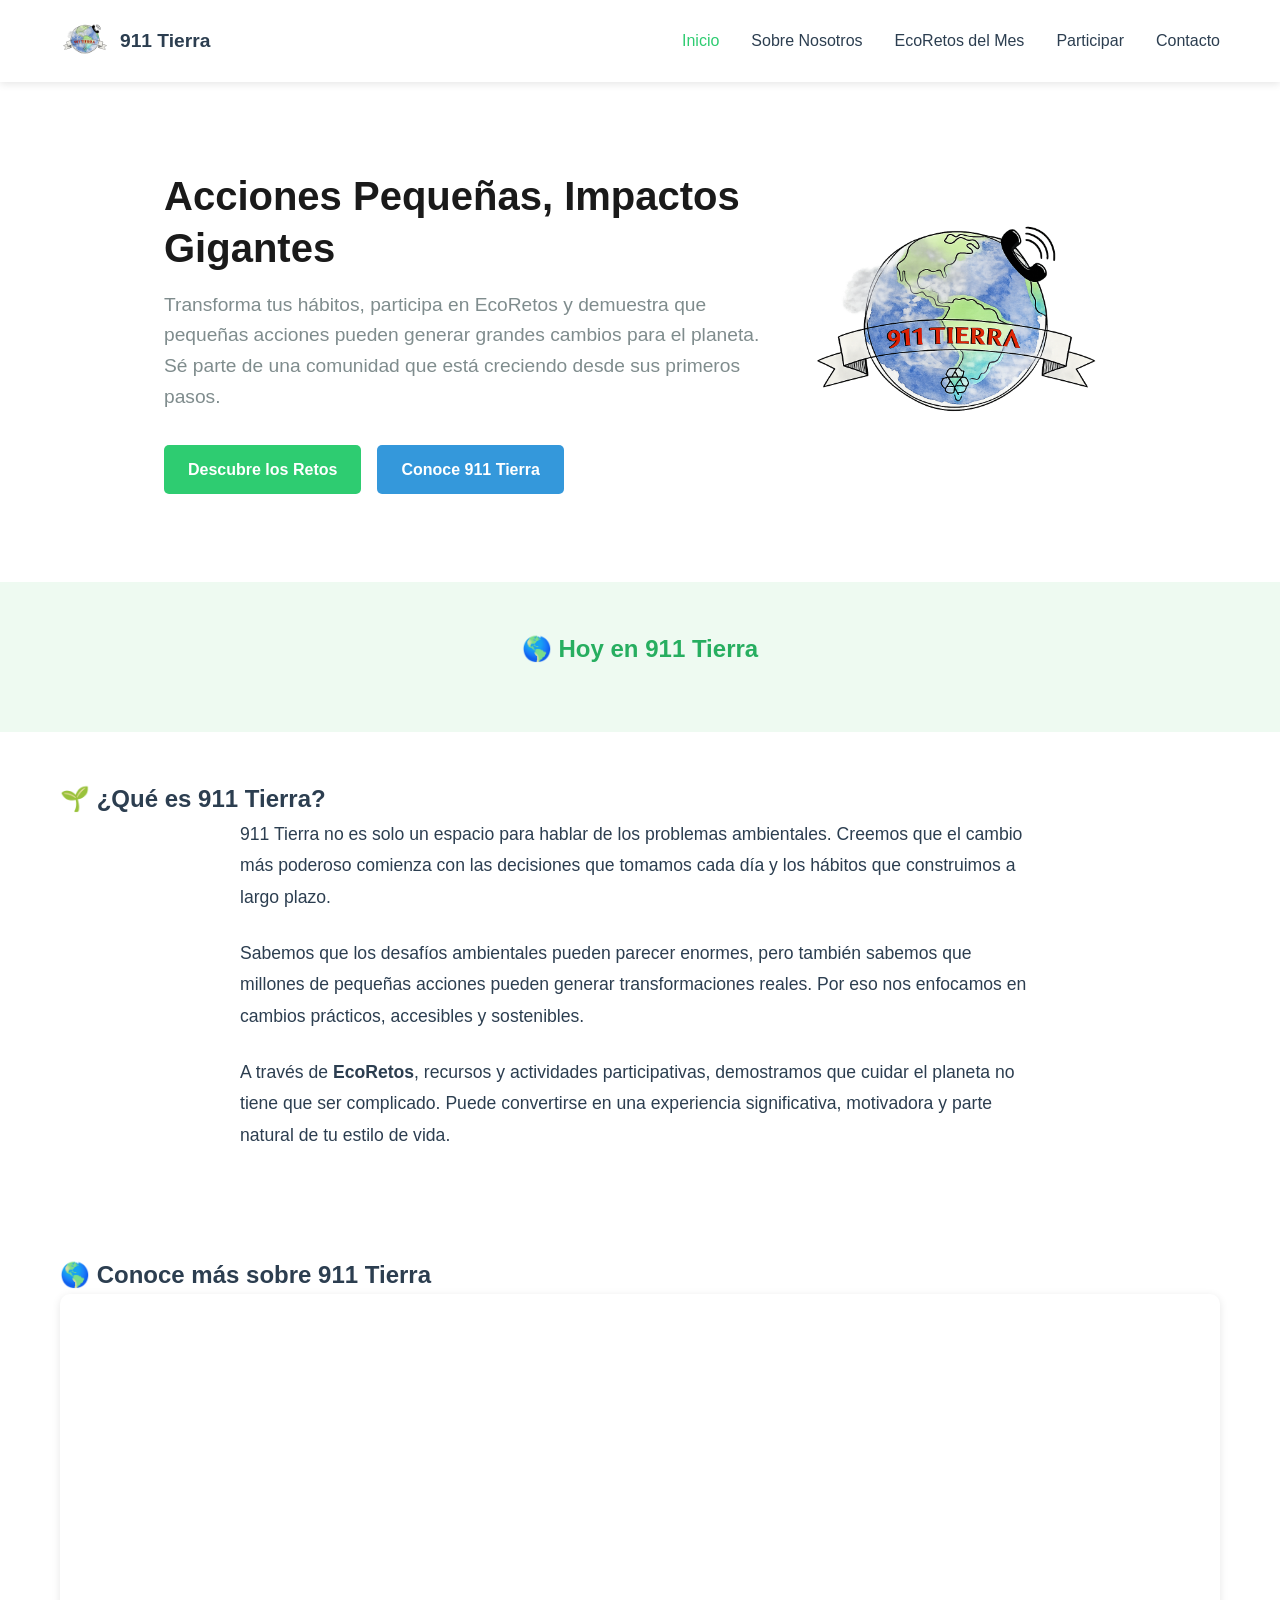
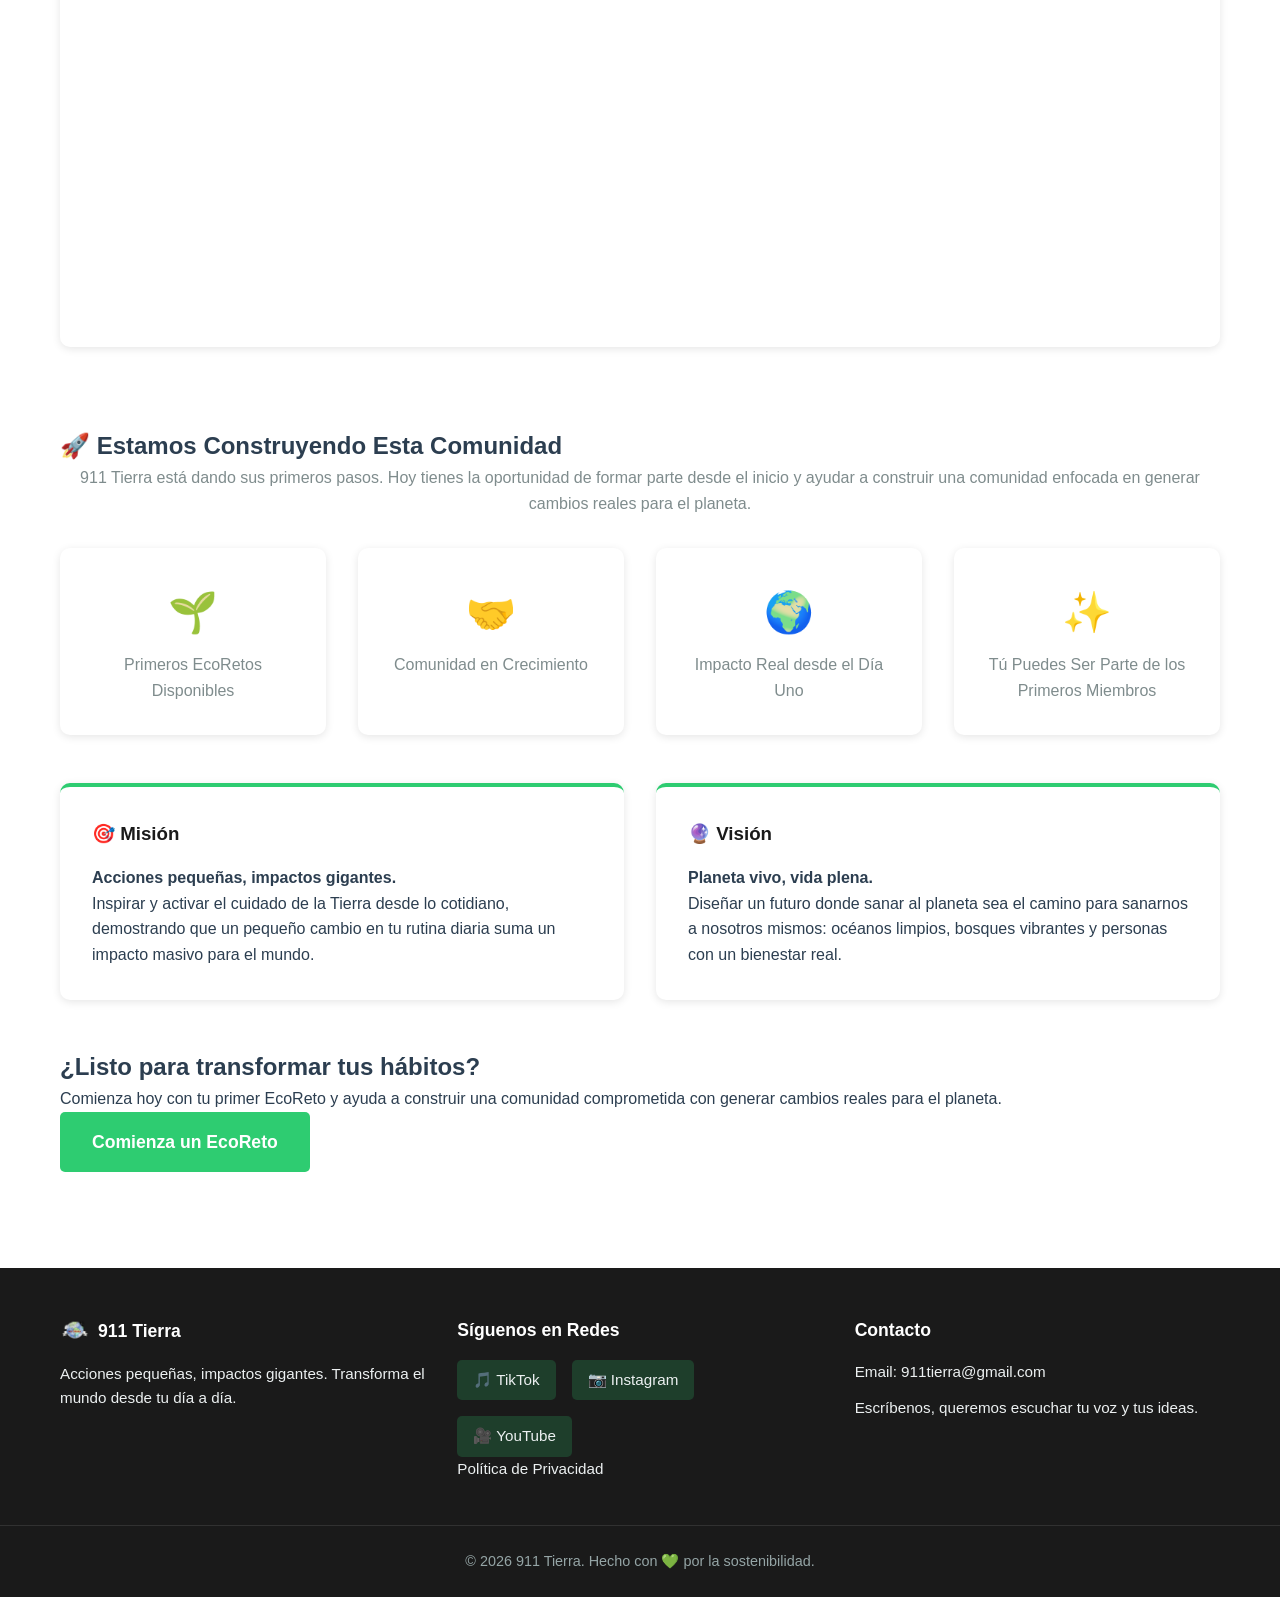
<file: index.html>
<!DOCTYPE html>
<html lang="es">
<head>
    <meta charset="UTF-8">
    <meta name="viewport" content="width=device-width, initial-scale=1.0">

    <title>911 Tierra | Acciones Pequeñas, Impactos Gigantes</title>

    <meta name="description" content="911 Tierra es una iniciativa de educación ambiental basada en EcoRetos, sostenibilidad y transformación de hábitos para generar un impacto positivo en el planeta.">

    <meta name="keywords" content="medio ambiente, sostenibilidad, ecología, reciclaje, retos ambientales, cambio climático, hábitos sostenibles, educación ambiental">

    <meta name="author" content="911 Tierra">

    <meta property="og:title" content="911 Tierra">
    <meta property="og:description" content="Acciones pequeñas, impactos gigantes.">
    <meta property="og:type" content="website">
    <meta property="og:image" content="img/favicon.png">

    <link rel="icon" href="img/favicon.png">
    <link rel="stylesheet" href="css/style.css">
    <meta name="robots" content="index, follow">
</head>
<body>
    <!-- Navbar -->
    <nav class="navbar">
        <div class="navbar-container">
            <div class="navbar-logo">
    <a href="index.html">
        <img src="img/favicon.png" alt="Logo 911 Tierra" class="logo-img">
        <span class="logo-text">911 Tierra</span>
    </a>
</div>
            <div class="menu-toggle" id="mobileMenuToggle">
                <span></span>
                <span></span>
                <span></span>
            </div>
            <ul class="navbar-menu" id="navbarMenu">
                <li><a href="index.html" class="active">Inicio</a></li>
                <li><a href="about.html">Sobre Nosotros</a></li>
                <li><a href="challenge.html">EcoRetos del Mes</a></li>
                <li><a href="repository.html">Participar</a></li>
                <li><a href="contact.html">Contacto</a></li>
            </ul>
        </div>
    </nav>

    <!-- Hero Section -->
    <section class="hero">
        <div class="hero-content">
            <h1>Acciones Pequeñas, Impactos Gigantes</h1>
     <p class="hero-subtitle">
Transforma tus hábitos, participa en EcoRetos y demuestra que pequeñas acciones pueden generar grandes cambios para el planeta. Sé parte de una comunidad que está creciendo desde sus primeros pasos.
</p>

<div class="hero-buttons">
    <a href="challenge.html" class="btn btn-primary">Descubre los Retos</a>
    <a href="about.html" class="btn btn-secondary">Conoce 911 Tierra</a>
</div>
        </div>
<div class="hero-image">
    <img src="img/favicon.png" alt="911 Tierra" class="hero-logo">
</div>
        
    </section>

    <section class="today-card">
    <div class="container">

        <h2>🌎 Hoy en 911 Tierra</h2>

        <h3 id="dia"></h3>

        <p id="dato"></p>

        <p id="consejo"></p>

    </div>
</section>

    <!-- What is 911 Tierra -->
    <section class="what-is">
        <div class="container">
            <h2>🌱 ¿Qué es 911 Tierra?</h2>
            <div class="what-is-content">
              <p>
911 Tierra no es solo un espacio para hablar de los problemas ambientales. Creemos que el cambio más poderoso comienza con las decisiones que tomamos cada día y los hábitos que construimos a largo plazo.
</p>

<p>
Sabemos que los desafíos ambientales pueden parecer enormes, pero también sabemos que millones de pequeñas acciones pueden generar transformaciones reales. Por eso nos enfocamos en cambios prácticos, accesibles y sostenibles.
</p>

<p>
A través de <strong>EcoRetos</strong>, recursos y actividades participativas, demostramos que cuidar el planeta no tiene que ser complicado. Puede convertirse en una experiencia significativa, motivadora y parte natural de tu estilo de vida.
</p>
            </div>
        </div>
    </section>

<!-- Video destacado -->
<section class="video-section">
    <div class="container">
        <h2>🌎 Conoce más sobre 911 Tierra</h2>

        <div class="short-container">
            <iframe 
                src="https://www.youtube.com/embed/ABDsfKR-LwY?rel=0"
                title="911 Tierra"
                frameborder="0"
                allow="accelerometer; autoplay; clipboard-write; encrypted-media; gyroscope; picture-in-picture"
                allowfullscreen>
            </iframe>
        </div>
    </div>
</section>
    
    <!-- Statistics Section -->
    <section class="statistics">
    <div class="container">

        <h2>🚀 Estamos Construyendo Esta Comunidad</h2>

        <p class="section-description">
            911 Tierra está dando sus primeros pasos. Hoy tienes la oportunidad de formar parte desde el inicio y ayudar a construir una comunidad enfocada en generar cambios reales para el planeta.
        </p>

        <div class="stats-grid">

            <div class="stat-card">
                <div class="stat-number">🌱</div>
                <div class="stat-label">Primeros EcoRetos Disponibles</div>
            </div>

            <div class="stat-card">
                <div class="stat-number">🤝</div>
                <div class="stat-label">Comunidad en Crecimiento</div>
            </div>

            <div class="stat-card">
                <div class="stat-number">🌍</div>
                <div class="stat-label">Impacto Real desde el Día Uno</div>
            </div>

            <div class="stat-card">
                <div class="stat-number">✨</div>
                <div class="stat-label">Tú Puedes Ser Parte de los Primeros Miembros</div>
            </div>

        </div>

    </div>
</section>
    
    <!-- Mission & Vision Highlight -->
    <section class="mission-vision">
        <div class="container">
            <div class="mission-vision-grid">
                <div class="mv-card">
                    <h3>🎯 Misión</h3>
                    <p><strong>Acciones pequeñas, impactos gigantes.</strong></p>
                    <p>Inspirar y activar el cuidado de la Tierra desde lo cotidiano, demostrando que un pequeño cambio en tu rutina diaria suma un impacto masivo para el mundo.</p>
                </div>
                <div class="mv-card">
                    <h3>🔮 Visión</h3>
                    <p><strong>Planeta vivo, vida plena.</strong></p>
                    <p>Diseñar un futuro donde sanar al planeta sea el camino para sanarnos a nosotros mismos: océanos limpios, bosques vibrantes y personas con un bienestar real.</p>
                </div>
            </div>
        </div>
    </section>

    <!-- Call to Action -->
    <section class="cta">
        <div class="container">
            <h2>¿Listo para transformar tus hábitos?</h2>
            <p>Comienza hoy con tu primer EcoReto y ayuda a construir una comunidad comprometida con generar cambios reales para el planeta.</p>
            <a href="challenge.html" class="btn btn-primary btn-large">Comienza un EcoReto</a>
        </div>
    </section>

    <!-- Footer -->
    <footer class="footer">
        <div class="footer-container">
            <div class="footer-section">
    <h4>
        <img src="img/favicon.png" alt="911 Tierra" class="footer-logo">
        911 Tierra
    </h4>
    <p>Acciones pequeñas, impactos gigantes. Transforma el mundo desde tu día a día.</p>
</div>
            <div class="footer-section">
                <h4>Síguenos en Redes</h4>
                <div class="social-links">
                    <a href="https://www.tiktok.com/@911tierra?_r=1&_t=ZS-97K6Ya0nmBo" target="_blank" title="TikTok">🎵 TikTok</a>
                    <a href="https://www.instagram.com/tierra_911?igsh=MXZwaDY0b2NueWYwaA==" target="_blank" title="Instagram">📷 Instagram</a>
                    <a href="https://youtube.com/@911tierra2?si=7yGDqjPe3lNmE2c7" target="_blank" title="YouTube">🎥 YouTube</a>
                </div>
                <p><a href="privacy.html">Política de Privacidad</a></p>
            </div>
            <div class="footer-section">
                <h4>Contacto</h4>
                <p>Email: <a href="mailto:911tierra@gmail.com">911tierra@gmail.com</a></p>
                <p>Escríbenos, queremos escuchar tu voz y tus ideas.</p>
            </div>
        </div>
        <div class="footer-bottom">
            <p>&copy; 2026 911 Tierra. Hecho con 💚 por la sostenibilidad.</p>
        </div>
    </footer>

    <script src="js/main.js"></script>
</body>
</html>
</file>
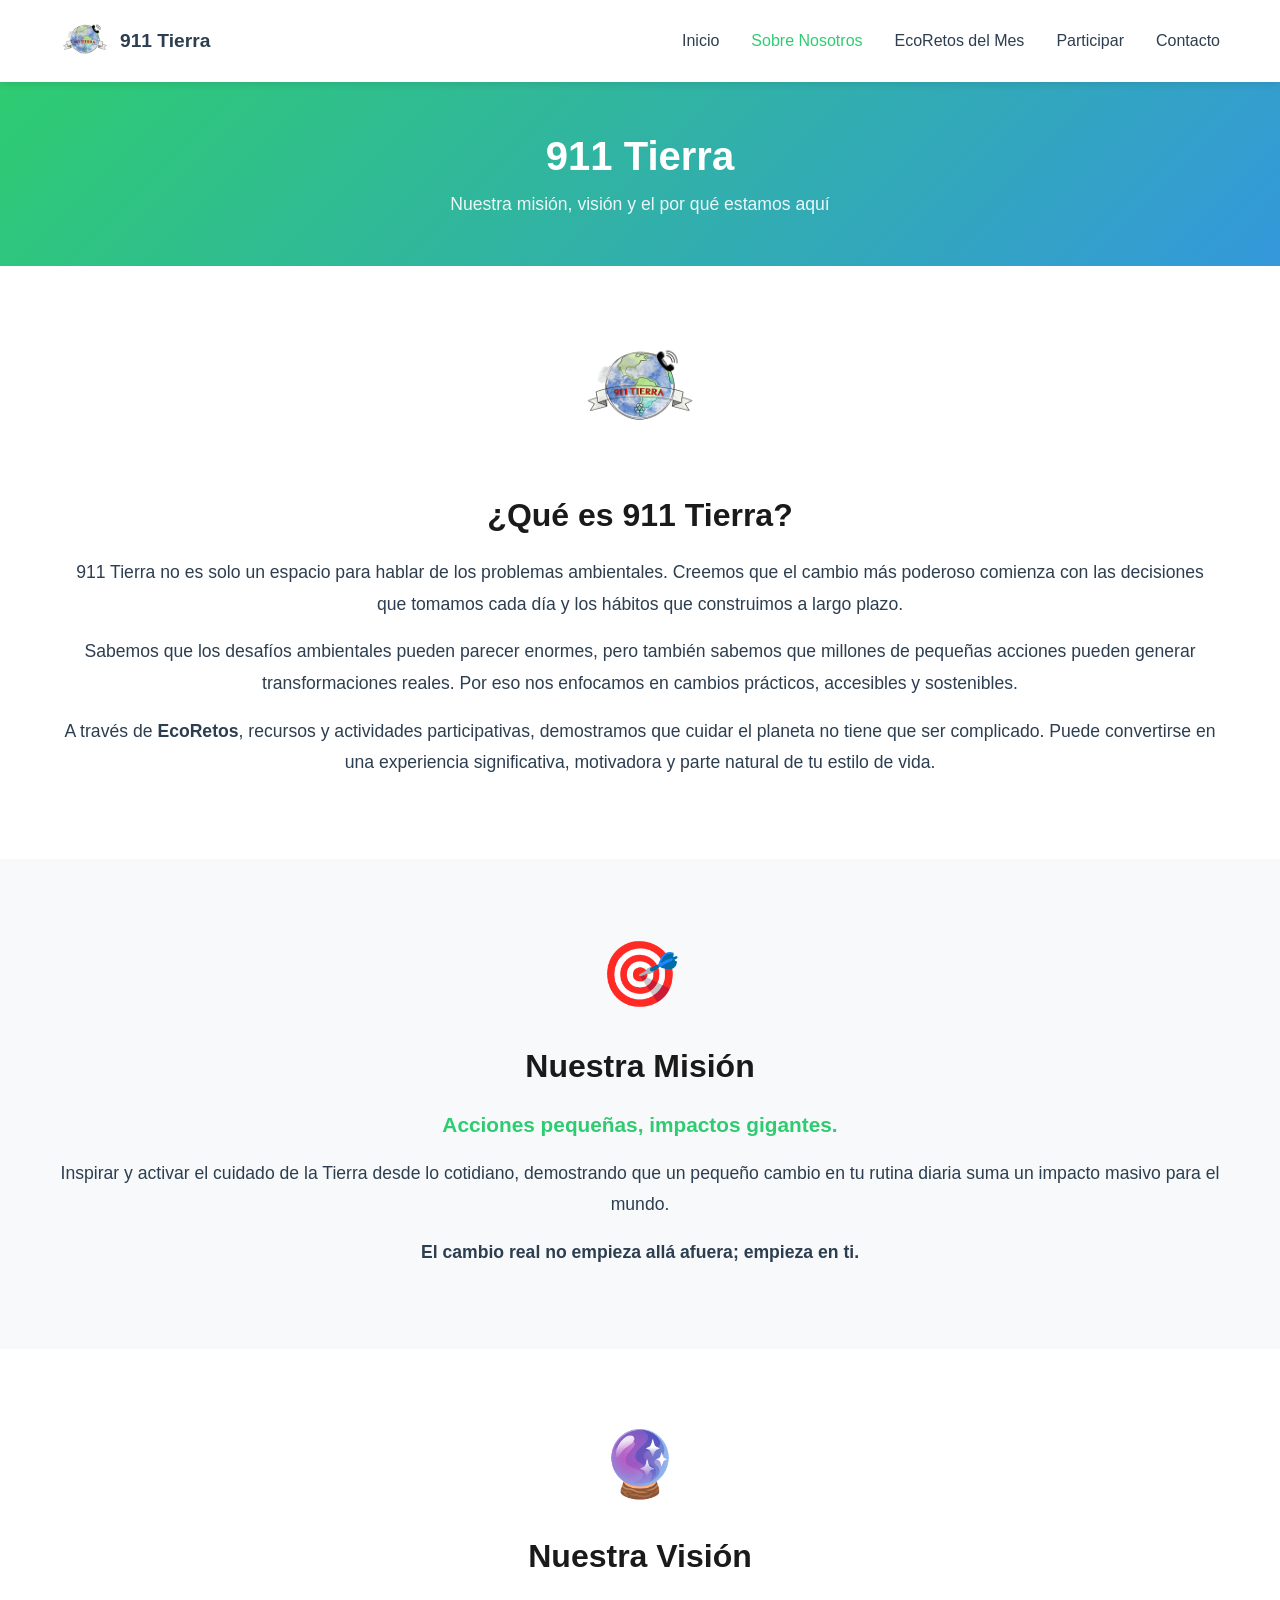
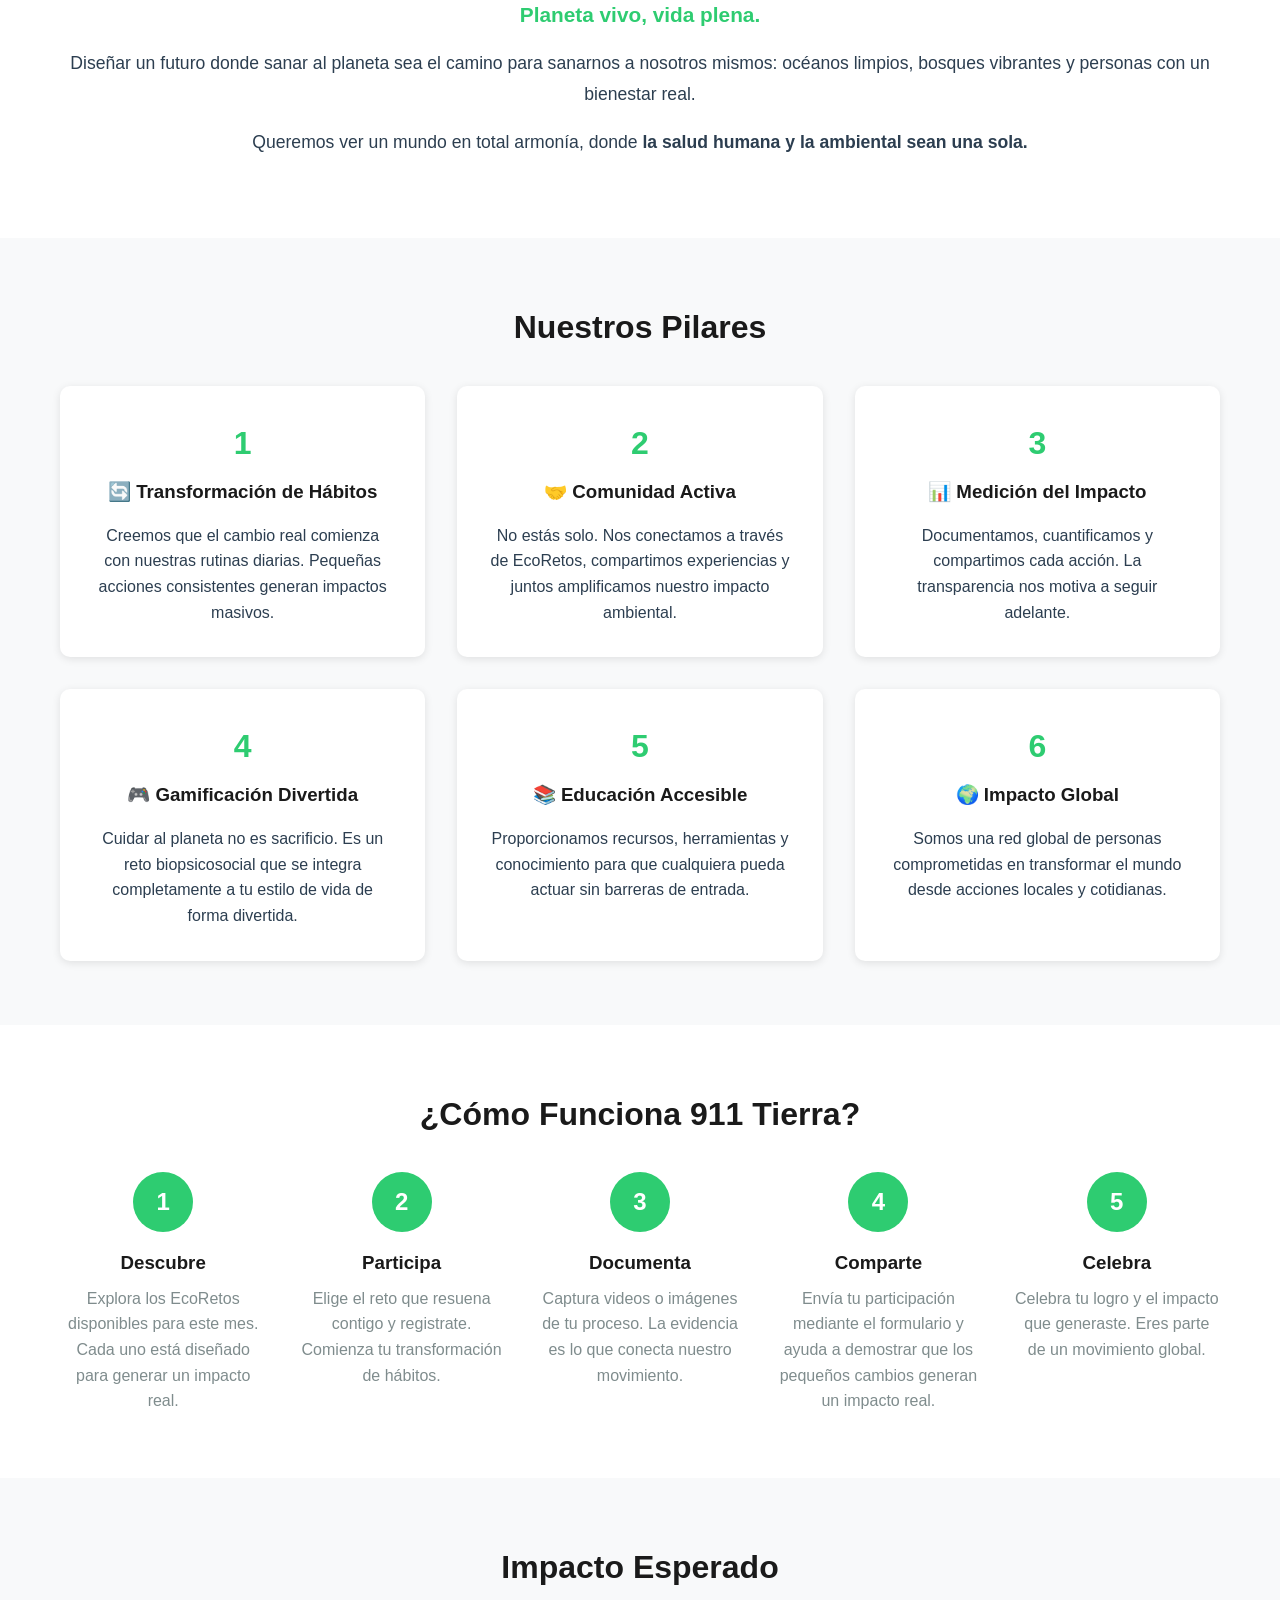
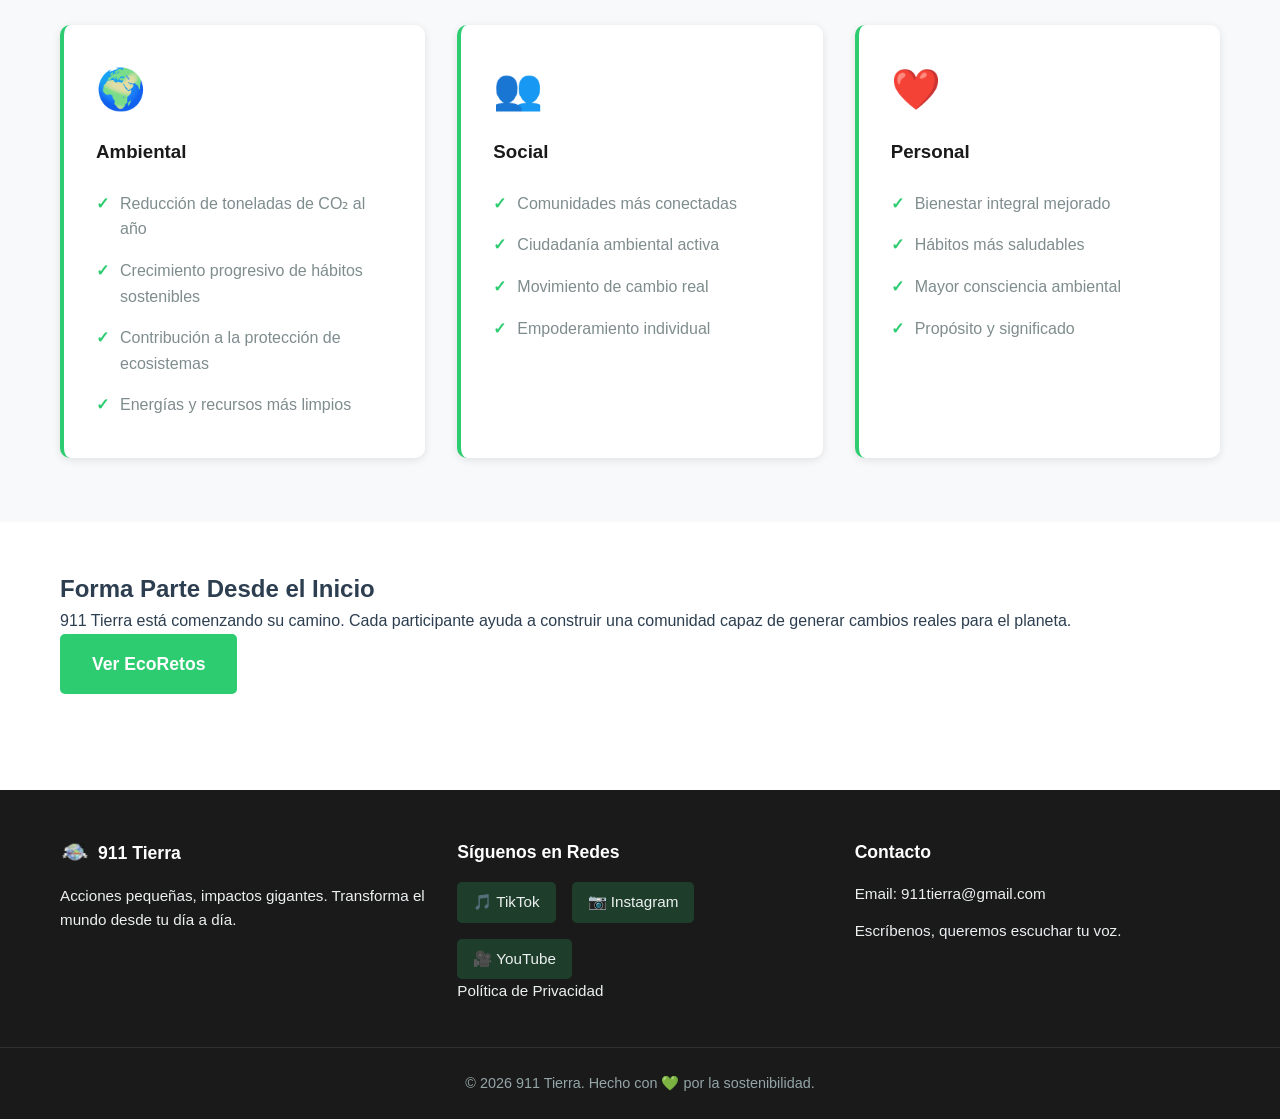
<file: about.html>
<!DOCTYPE html>
<html lang="es">
<head>
    <meta charset="UTF-8">
    <meta name="viewport" content="width=device-width, initial-scale=1.0">
<meta name="description" content="Conoce 911 Tierra, un proyecto de educación ambiental basado en EcoRetos, sostenibilidad y transformación de hábitos para generar un impacto positivo en el planeta.">
    <meta name="keywords" content="medio ambiente, sostenibilidad, retos ambientales, ecología, reciclaje, cambio climático, hábitos sostenibles">
<meta name="author" content="911 Tierra">
    <meta property="og:title" content="911 Tierra">
<meta property="og:description" content="Acciones pequeñas, impactos gigantes.">
<meta property="og:type" content="website">
<meta property="og:image" content="img/favicon.png">
    <meta name="robots" content="index, follow">
    <link rel="icon" href="img/favicon.png">
<title>Sobre 911 Tierra | Misión, Visión y EcoRetos</title>
    <link rel="stylesheet" href="css/style.css">
</head>
<body>
    <!-- Navbar -->
    <nav class="navbar">
        <div class="navbar-container">
            <div class="navbar-logo">
    <a href="index.html">
        <img src="img/favicon.png" alt="Logo 911 Tierra" class="logo-img">
        <span class="logo-text">911 Tierra</span>
    </a>
</div>
            <div class="menu-toggle" id="mobileMenuToggle">
                <span></span>
                <span></span>
                <span></span>
            </div>
            <ul class="navbar-menu" id="navbarMenu">
                <li><a href="index.html">Inicio</a></li>
                <li><a href="about.html" class="active">Sobre Nosotros</a></li>
                <li><a href="challenge.html">EcoRetos del Mes</a></li>
                <li><a href="repository.html">Participar</a></li>
                <li><a href="contact.html">Contacto</a></li>
            </ul>
        </div>
    </nav>

    <!-- Page Header -->
    <section class="page-header">
        <div class="container">
            <h1>911 Tierra</h1>
            <p>Nuestra misión, visión y el por qué estamos aquí</p>
        </div>
    </section>

    <!-- What is 911 Tierra -->
    <section class="section">
        <div class="container">
            <div class="content-block">
<div class="about-logo">
    <img src="img/favicon.png" alt="911 Tierra">
</div>
                <h2>¿Qué es 911 Tierra?</h2>
               <p>911 Tierra no es solo un espacio para hablar de los problemas ambientales. Creemos que el cambio más poderoso comienza con las decisiones que tomamos cada día y los hábitos que construimos a largo plazo.</p>

<p>Sabemos que los desafíos ambientales pueden parecer enormes, pero también sabemos que millones de pequeñas acciones pueden generar transformaciones reales. Por eso nos enfocamos en cambios prácticos, accesibles y sostenibles.</p>

<p>A través de <strong>EcoRetos</strong>, recursos y actividades participativas, demostramos que cuidar el planeta no tiene que ser complicado. Puede convertirse en una experiencia significativa, motivadora y parte natural de tu estilo de vida.</p>
            </div>
        </div>
    </section>

    <!-- Mission Section -->
    <section class="section section-alt">
        <div class="container">
            <div class="content-block">
                <div class="icon-large">🎯</div>
                <h2>Nuestra Misión</h2>
                <h3 class="mission-tagline">Acciones pequeñas, impactos gigantes.</h3>
                <p>Inspirar y activar el cuidado de la Tierra desde lo cotidiano, demostrando que un pequeño cambio en tu rutina diaria suma un impacto masivo para el mundo.</p>
                <p><strong>El cambio real no empieza allá afuera; empieza en ti.</strong></p>
            </div>
        </div>
    </section>

    <!-- Vision Section -->
    <section class="section">
        <div class="container">
            <div class="content-block">
                <div class="icon-large">🔮</div>
                <h2>Nuestra Visión</h2>
                <h3 class="vision-tagline">Planeta vivo, vida plena.</h3>
                <p>Diseñar un futuro donde sanar al planeta sea el camino para sanarnos a nosotros mismos: océanos limpios, bosques vibrantes y personas con un bienestar real.</p>
                <p>Queremos ver un mundo en total armonía, donde <strong>la salud humana y la ambiental sean una sola.</strong></p>
            </div>
        </div>
    </section>

    <!-- Pillars Section -->
    <section class="section section-alt">
        <div class="container">
            <h2>Nuestros Pilares</h2>
            <div class="pillars-grid">
                <div class="pillar-card">
                    <div class="pillar-number">1</div>
                    <h3>🔄 Transformación de Hábitos</h3>
                    <p>Creemos que el cambio real comienza con nuestras rutinas diarias. Pequeñas acciones consistentes generan impactos masivos.</p>
                </div>
                <div class="pillar-card">
                    <div class="pillar-number">2</div>
                    <h3>🤝 Comunidad Activa</h3>
                    <p>No estás solo. Nos conectamos a través de EcoRetos, compartimos experiencias y juntos amplificamos nuestro impacto ambiental.</p>
                </div>
                <div class="pillar-card">
                    <div class="pillar-number">3</div>
                    <h3>📊 Medición del Impacto</h3>
                    <p>Documentamos, cuantificamos y compartimos cada acción. La transparencia nos motiva a seguir adelante.</p>
                </div>
                <div class="pillar-card">
                    <div class="pillar-number">4</div>
                    <h3>🎮 Gamificación Divertida</h3>
                    <p>Cuidar al planeta no es sacrificio. Es un reto biopsicosocial que se integra completamente a tu estilo de vida de forma divertida.</p>
                </div>
                <div class="pillar-card">
                    <div class="pillar-number">5</div>
                    <h3>📚 Educación Accesible</h3>
                    <p>Proporcionamos recursos, herramientas y conocimiento para que cualquiera pueda actuar sin barreras de entrada.</p>
                </div>
                <div class="pillar-card">
                    <div class="pillar-number">6</div>
                    <h3>🌍 Impacto Global</h3>
                    <p>Somos una red global de personas comprometidas en transformar el mundo desde acciones locales y cotidianas.</p>
                </div>
            </div>
        </div>
    </section>

    <!-- How It Works -->
    <section class="section">
        <div class="container">
            <h2>¿Cómo Funciona 911 Tierra?</h2>
            <div class="how-it-works">
                <div class="step">
                    <div class="step-number">1</div>
                    <h3>Descubre</h3>
                    <p>Explora los EcoRetos disponibles para este mes. Cada uno está diseñado para generar un impacto real.</p>
                </div>
                <div class="step">
                    <div class="step-number">2</div>
                    <h3>Participa</h3>
                    <p>Elige el reto que resuena contigo y registrate. Comienza tu transformación de hábitos.</p>
                </div>
                <div class="step">
                    <div class="step-number">3</div>
                    <h3>Documenta</h3>
                    <p>Captura videos o imágenes de tu proceso. La evidencia es lo que conecta nuestro movimiento.</p>
                </div>
                <div class="step">
                    <div class="step-number">4</div>
<h3>Comparte</h3>
<p>Envía tu participación mediante el formulario y ayuda a demostrar que los pequeños cambios generan un impacto real.</p>
                </div>
                <div class="step">
                    <div class="step-number">5</div>
                    <h3>Celebra</h3>
                    <p>Celebra tu logro y el impacto que generaste. Eres parte de un movimiento global.</p>
                </div>
            </div>
        </div>
    </section>

    <!-- Impact Section -->
    <section class="section section-alt">
        <div class="container">
            <h2>Impacto Esperado</h2>
            <div class="impact-grid">
                <div class="impact-card">
                    <div class="impact-icon">🌍</div>
                    <h3>Ambiental</h3>
                    <ul>
                        <li>Reducción de toneladas de CO₂ al año</li>
      <li>Crecimiento progresivo de hábitos sostenibles</li>
        <li>Contribución a la protección de ecosistemas</li>
                        <li>Energías y recursos más limpios</li>
                    </ul>
                </div>
                <div class="impact-card">
                    <div class="impact-icon">👥</div>
                    <h3>Social</h3>
                    <ul>
                        <li>Comunidades más conectadas</li>
                        <li>Ciudadanía ambiental activa</li>
                        <li>Movimiento de cambio real</li>
                        <li>Empoderamiento individual</li>
                    </ul>
                </div>
                <div class="impact-card">
                    <div class="impact-icon">❤️</div>
                    <h3>Personal</h3>
                    <ul>
                        <li>Bienestar integral mejorado</li>
                        <li>Hábitos más saludables</li>
                        <li>Mayor consciencia ambiental</li>
                        <li>Propósito y significado</li>
                    </ul>
                </div>
            </div>
        </div>
    </section>

<section class="cta">
    <div class="container">
        <h2>Forma Parte Desde el Inicio</h2>
        <p>
            911 Tierra está comenzando su camino. Cada participante ayuda a construir una comunidad capaz de generar cambios reales para el planeta.
        </p>
        <a href="challenge.html" class="btn btn-primary btn-large">
            Ver EcoRetos
        </a>
    </div>
</section>
    
    <!-- Footer -->
    <footer class="footer">
        <div class="footer-container">
            <div class="footer-section">
    <h4>
        <img src="img/favicon.png" alt="911 Tierra" class="footer-logo">
        911 Tierra
    </h4>
    <p>Acciones pequeñas, impactos gigantes. Transforma el mundo desde tu día a día.</p>
</div>
            <div class="footer-section">
                <h4>Síguenos en Redes</h4>
                <div class="social-links">
                    <a href="https://www.tiktok.com/@911tierra?_r=1&_t=ZS-97K6Ya0nmBo" target="_blank" title="TikTok">🎵 TikTok</a>
                    <a href="https://www.instagram.com/tierra_911?igsh=MXZwaDY0b2NueWYwaA==" target="_blank" title="Instagram">📷 Instagram</a>
                    <a href="https://youtube.com/@911tierra2?si=7yGDqjPe3lNmE2c7" target="_blank" title="YouTube">🎥 YouTube</a>
                </div>
                <p><a href="privacy.html">Política de Privacidad</a></p>
            </div>
            <div class="footer-section">
                <h4>Contacto</h4>
                <p>Email: <a href="mailto:911tierra@gmail.com">911tierra@gmail.com</a></p>
                <p>Escríbenos, queremos escuchar tu voz.</p>
            </div>
        </div>
        <div class="footer-bottom">
            <p>&copy; 2026 911 Tierra. Hecho con 💚 por la sostenibilidad.</p>
        </div>
    </footer>

    <script src="js/main.js"></script>
</body>
</html>
</file>
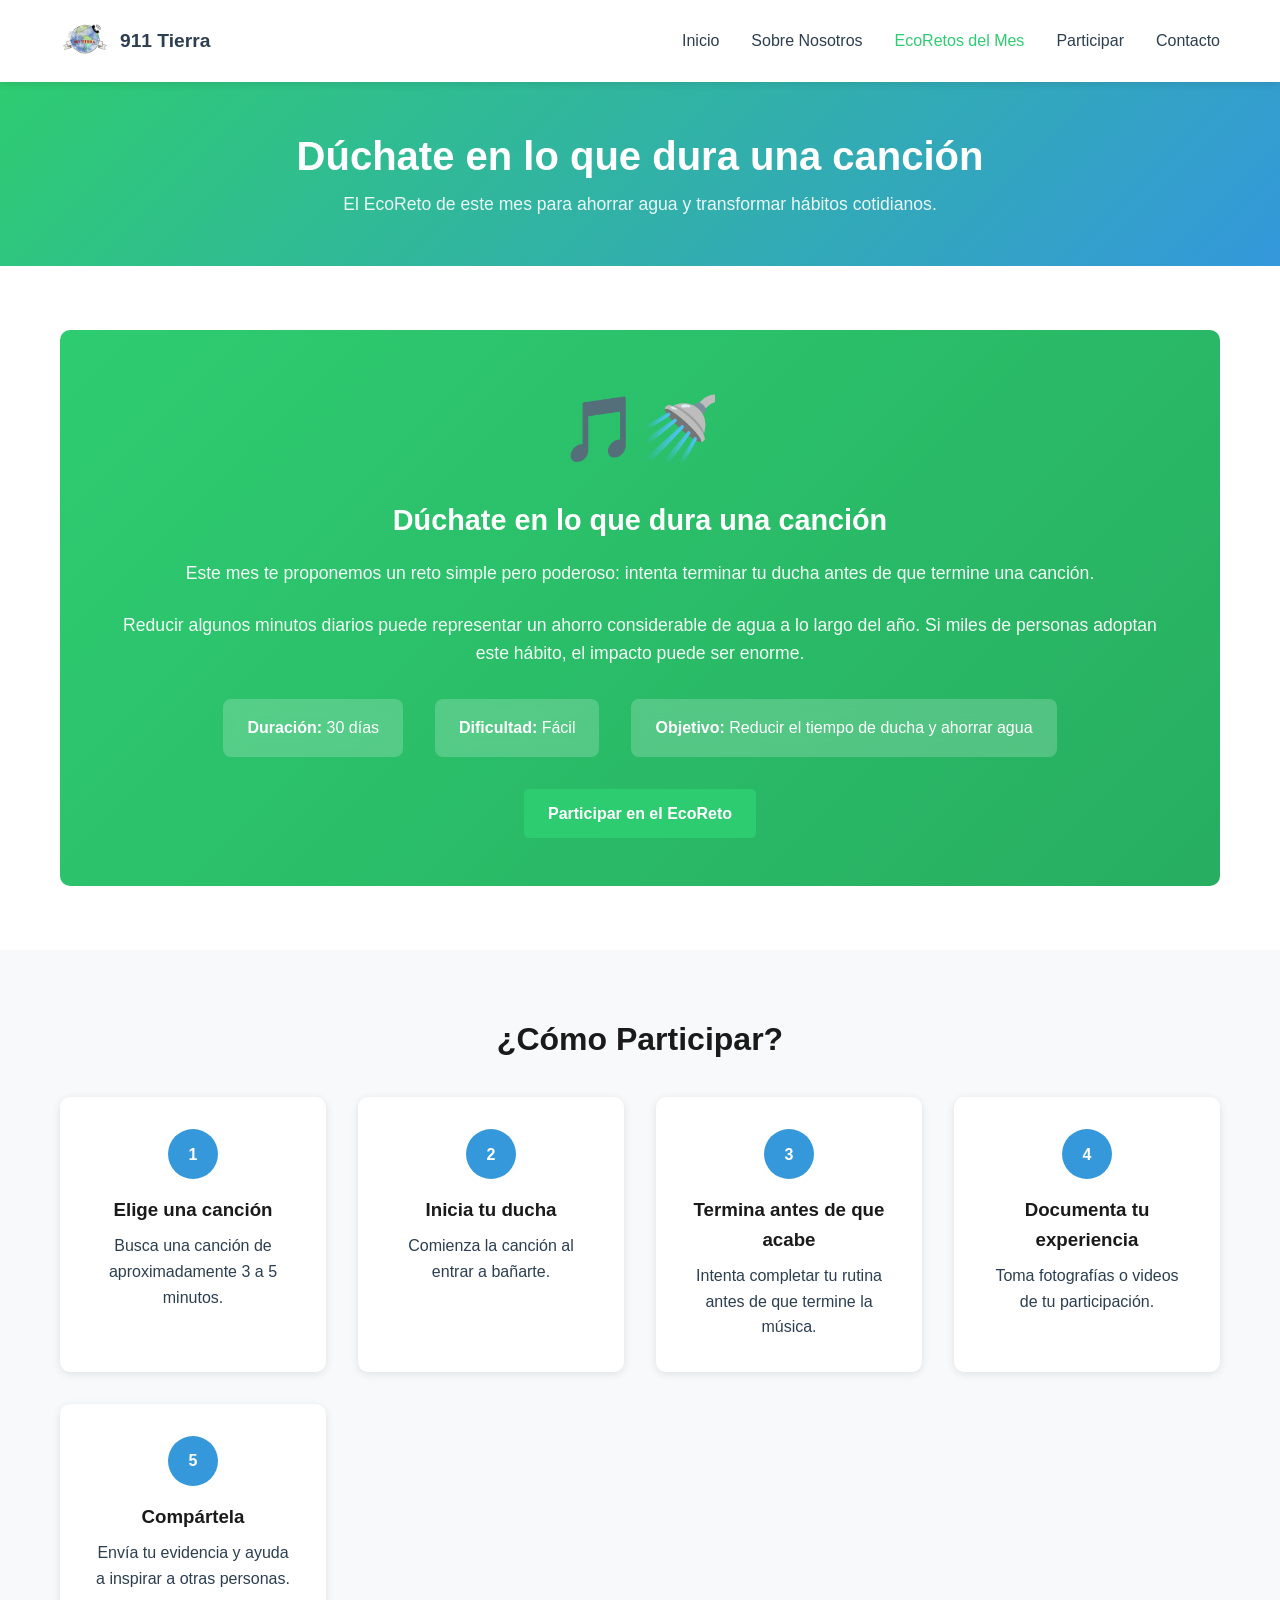
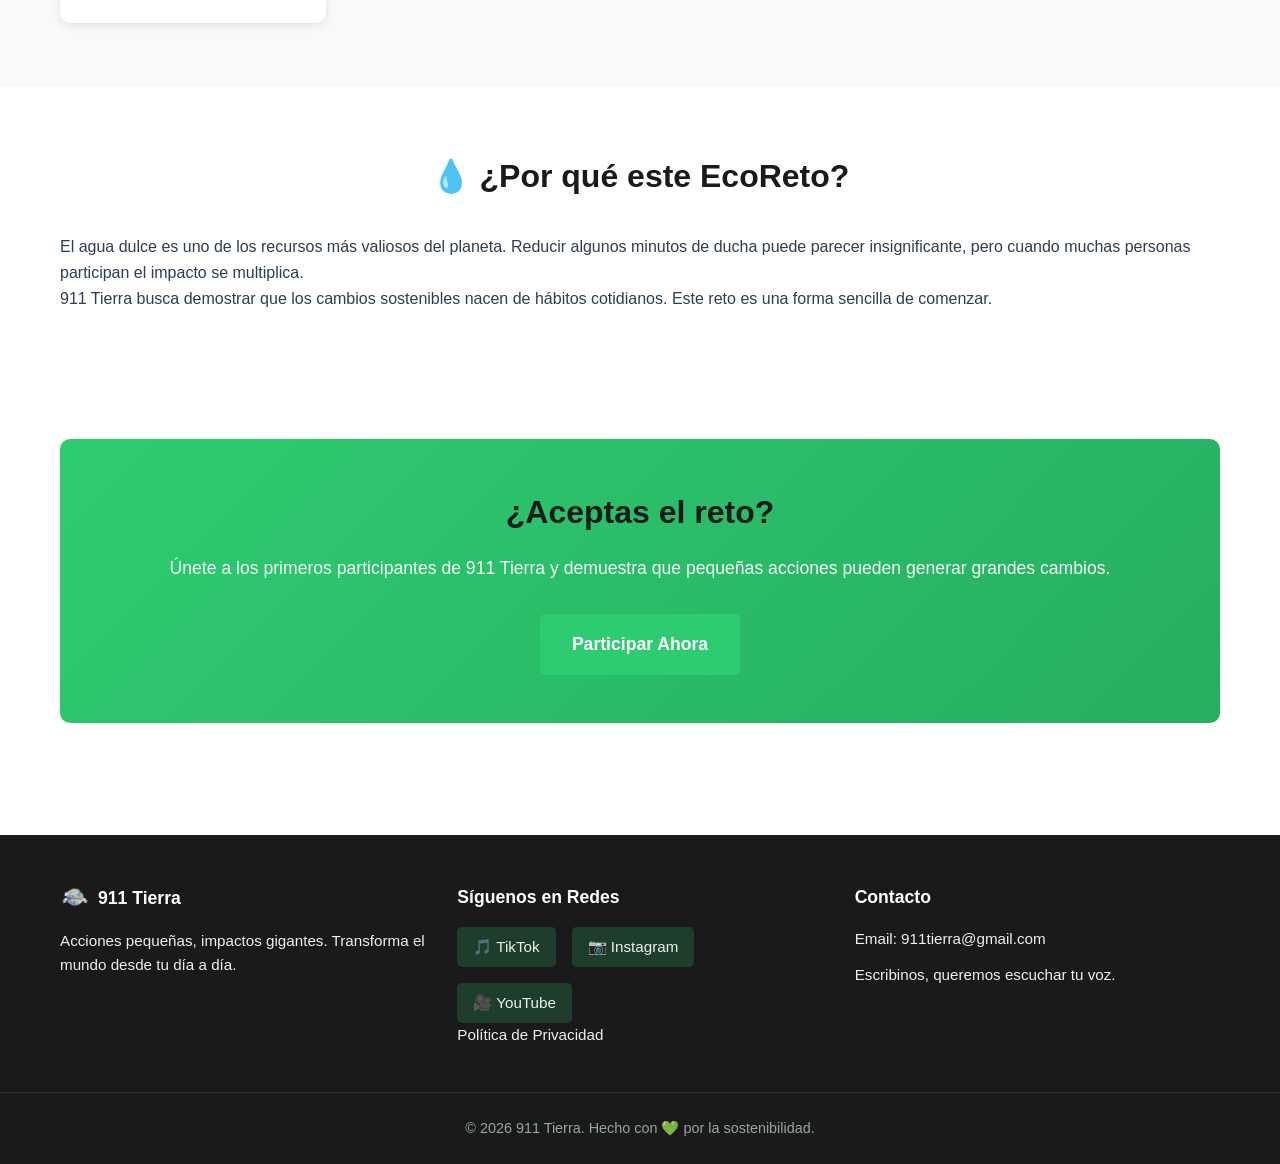
<file: challenge.html>
<!DOCTYPE html>
<html lang="es">
<head>
    <meta charset="UTF-8">
    <meta name="viewport" content="width=device-width, initial-scale=1.0">
<meta name="description" content="Participa en el EcoReto de ducharte en lo que dura una canción y ayuda a ahorrar agua mientras construyes hábitos sostenibles.">
    <meta name="keywords" content="ecoretos, ahorro de agua, sostenibilidad, hábitos sostenibles, educación ambiental, retos ambientales">

<meta name="author" content="911 Tierra">

<meta property="og:title" content="EcoReto del Mes | 911 Tierra">
<meta property="og:description" content="Participa en el reto de ducharte en lo que dura una canción y ayuda a ahorrar agua.">
<meta property="og:type" content="website">
<meta property="og:image" content="img/favicon.png">

<meta name="robots" content="index, follow">

<link rel="icon" href="img/favicon.png">
    <title>EcoReto del Mes | 911 Tierra</title>
    <link rel="stylesheet" href="css/style.css">
</head>
<body>
    <!-- Navbar -->
    <nav class="navbar">
        <div class="navbar-container">
            <div class="navbar-logo">
              <a href="index.html" class="logo-link">
    <img src="img/favicon.png" alt="911 Tierra" class="logo-img">
    <span class="logo-text">911 Tierra</span>
</a>
            </div>
            <div class="menu-toggle" id="mobileMenuToggle">
                <span></span>
                <span></span>
                <span></span>
            </div>
            <ul class="navbar-menu" id="navbarMenu">
                <li><a href="index.html">Inicio</a></li>
                <li><a href="about.html">Sobre Nosotros</a></li>
                <li><a href="challenge.html" class="active">EcoRetos del Mes</a></li>
                <li><a href="repository.html">Participar</a></li>
                <li><a href="contact.html">Contacto</a></li>
            </ul>
        </div>
    </nav>

    <!-- Page Header -->
<section class="page-header">
    <div class="container">
<h1>Dúchate en lo que dura una canción</h1>
<p>El EcoReto de este mes para ahorrar agua y transformar hábitos cotidianos.</p>
    </div>
</section>

    <!-- Challenges Grid -->
  <section class="section">
    <div class="container">

        <div class="challenge-card-featured">

    <div class="challenge-icon">🎵🚿</div>

    <h2>Dúchate en lo que dura una canción</h2>

    <p>
        Este mes te proponemos un reto simple pero poderoso:
        intenta terminar tu ducha antes de que termine una canción.
    </p>

    <p>
        Reducir algunos minutos diarios puede representar un ahorro considerable de agua a lo largo del año. Si miles de personas adoptan este hábito, el impacto puede ser enorme.
    </p>

    <div class="challenge-details">

        <div class="detail-item">
            <strong>Duración:</strong> 30 días
        </div>

        <div class="detail-item">
            <strong>Dificultad:</strong> Fácil
        </div>

        <div class="detail-item">
            <strong>Objetivo:</strong> Reducir el tiempo de ducha y ahorrar agua
        </div>

    </div>

    <a href="repository.html" class="btn btn-primary">
        Participar en el EcoReto
    </a>

</div>

    </div>
</section>

    <!-- How to Participate -->
   <section class="section section-alt">
    <div class="container">

        <h2>¿Cómo Participar?</h2>

        <div class="participate-steps">

            <div class="step-card">
                <div class="step-circle">1</div>
                <h3>Elige una canción</h3>
                <p>Busca una canción de aproximadamente 3 a 5 minutos.</p>
            </div>

            <div class="step-card">
                <div class="step-circle">2</div>
                <h3>Inicia tu ducha</h3>
                <p>Comienza la canción al entrar a bañarte.</p>
            </div>

            <div class="step-card">
                <div class="step-circle">3</div>
                <h3>Termina antes de que acabe</h3>
                <p>Intenta completar tu rutina antes de que termine la música.</p>
            </div>

            <div class="step-card">
                <div class="step-circle">4</div>
                <h3>Documenta tu experiencia</h3>
                <p>Toma fotografías o videos de tu participación.</p>
            </div>

            <div class="step-card">
                <div class="step-circle">5</div>
                <h3>Compártela</h3>
                <p>Envía tu evidencia y ayuda a inspirar a otras personas.</p>
            </div>

        </div>

    </div>
</section>

<section class="section">
    <div class="container">

        <h2>💧 ¿Por qué este EcoReto?</h2>

        <p>
            El agua dulce es uno de los recursos más valiosos del planeta.
            Reducir algunos minutos de ducha puede parecer insignificante,
            pero cuando muchas personas participan el impacto se multiplica.
        </p>

        <p>
            911 Tierra busca demostrar que los cambios sostenibles nacen de hábitos cotidianos. Este reto es una forma sencilla de comenzar.
        </p>

    </div>
</section>
    
    <!-- CTA to Repository -->
   <section class="section">
    <div class="container">
        <div class="cta-box">
            <h2>¿Aceptas el reto?</h2>
            <p>
                Únete a los primeros participantes de 911 Tierra y demuestra que pequeñas acciones pueden generar grandes cambios.
            </p>
            <a href="repository.html" class="btn btn-primary btn-large">
                Participar Ahora
            </a>
        </div>
    </div>
</section>

    <!-- Footer -->
    <footer class="footer">
        <div class="footer-container">
            <div class="footer-section">
<h4>
    <img src="img/favicon.png" alt="911 Tierra" class="footer-logo">
    911 Tierra
</h4>
                <p>Acciones pequeñas, impactos gigantes. Transforma el mundo desde tu día a día.</p>
            </div>
            <div class="footer-section">
                <h4>Síguenos en Redes</h4>
                <div class="social-links">
                    <a href="https://www.tiktok.com/@911tierra?_r=1&_t=ZS-97K6Ya0nmBo" target="_blank" title="TikTok">🎵 TikTok</a>
                    <a href="https://www.instagram.com/tierra_911?igsh=MXZwaDY0b2NueWYwaA==" target="_blank" title="Instagram">📷 Instagram</a>
                    <a href="https://youtube.com/@911tierra2?si=7yGDqjPe3lNmE2c7" target="_blank" title="YouTube">🎥 YouTube</a>
                </div>
                <p><a href="privacy.html">Política de Privacidad</a></p>
            </div>
            <div class="footer-section">
                <h4>Contacto</h4>
                <p>Email: <a href="mailto:911tierra@gmail.com">911tierra@gmail.com</a></p>
                <p>Escribinos, queremos escuchar tu voz.</p>
            </div>
        </div>
        <div class="footer-bottom">
<p>&copy; 2026 911 Tierra. Hecho con 💚 por la sostenibilidad.</p>
        </div>
    </footer>

    <script src="js/main.js"></script>
</body>
</html>
</file>
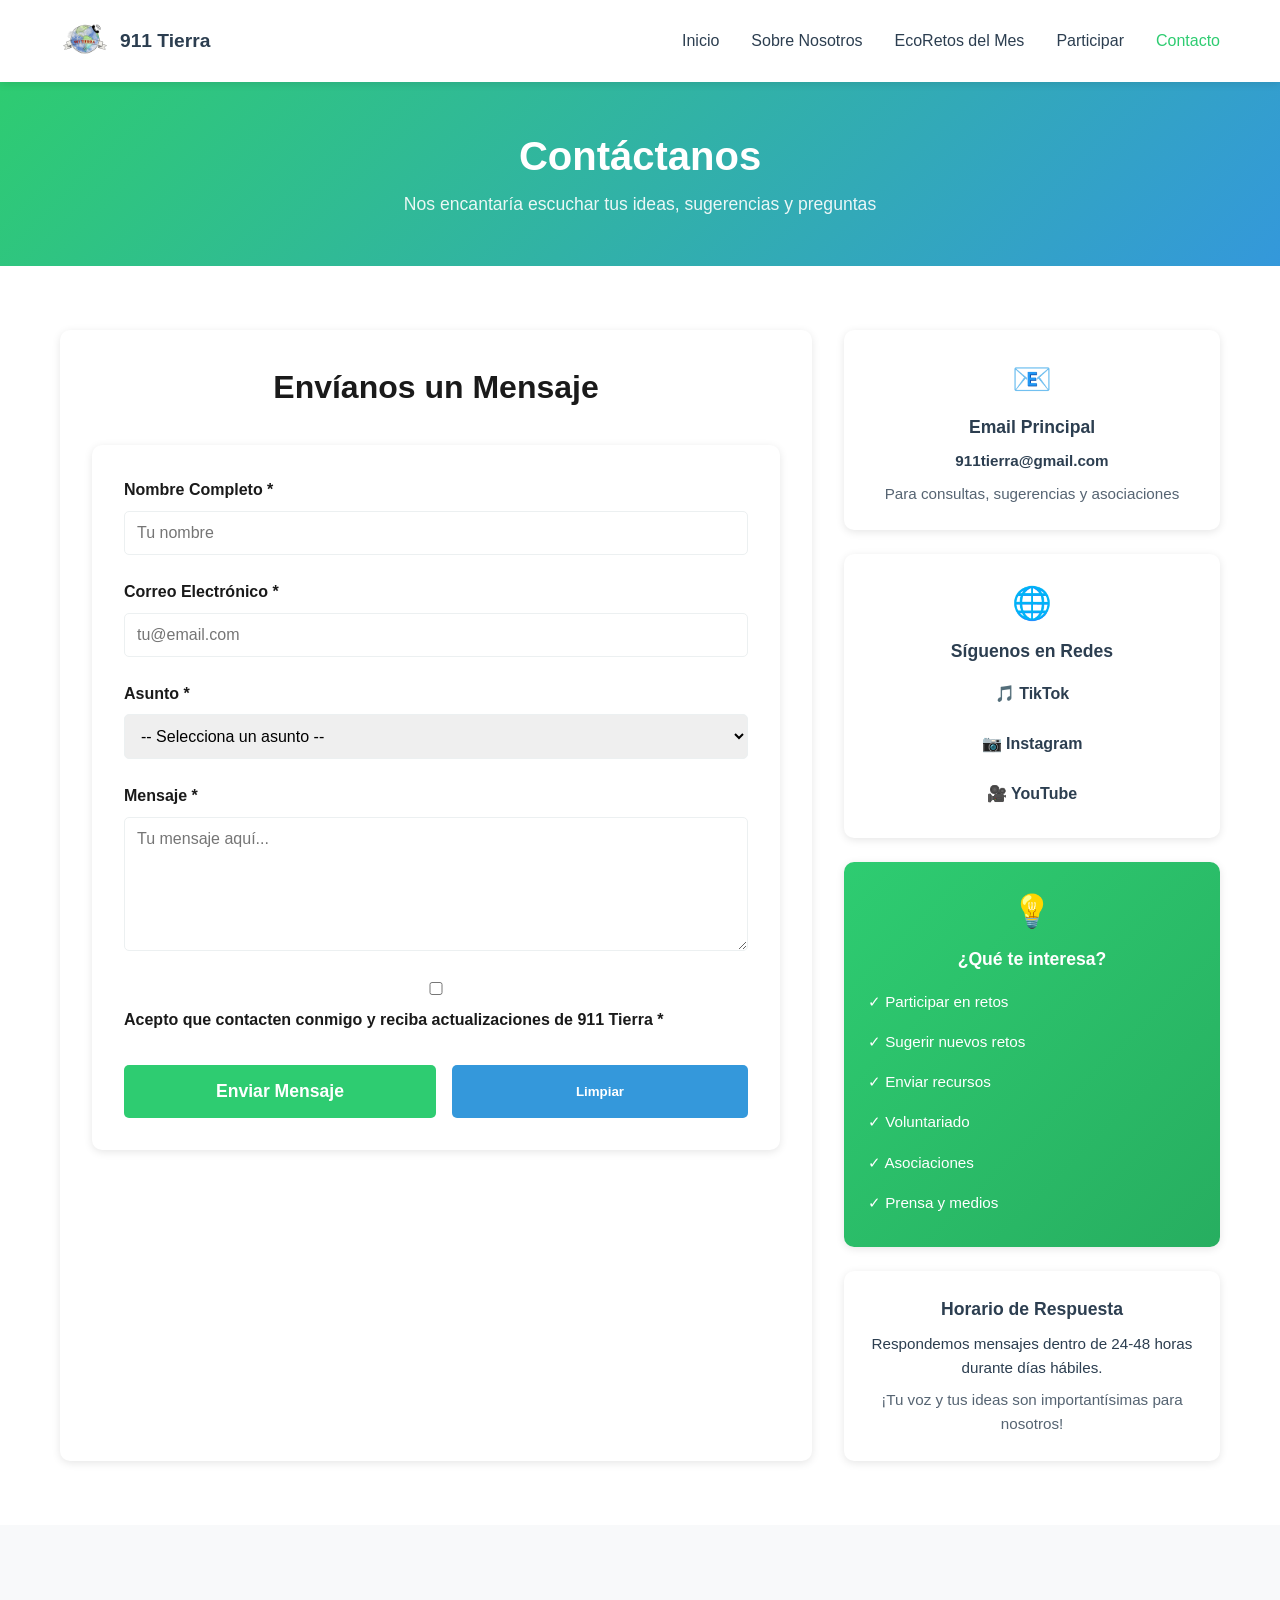
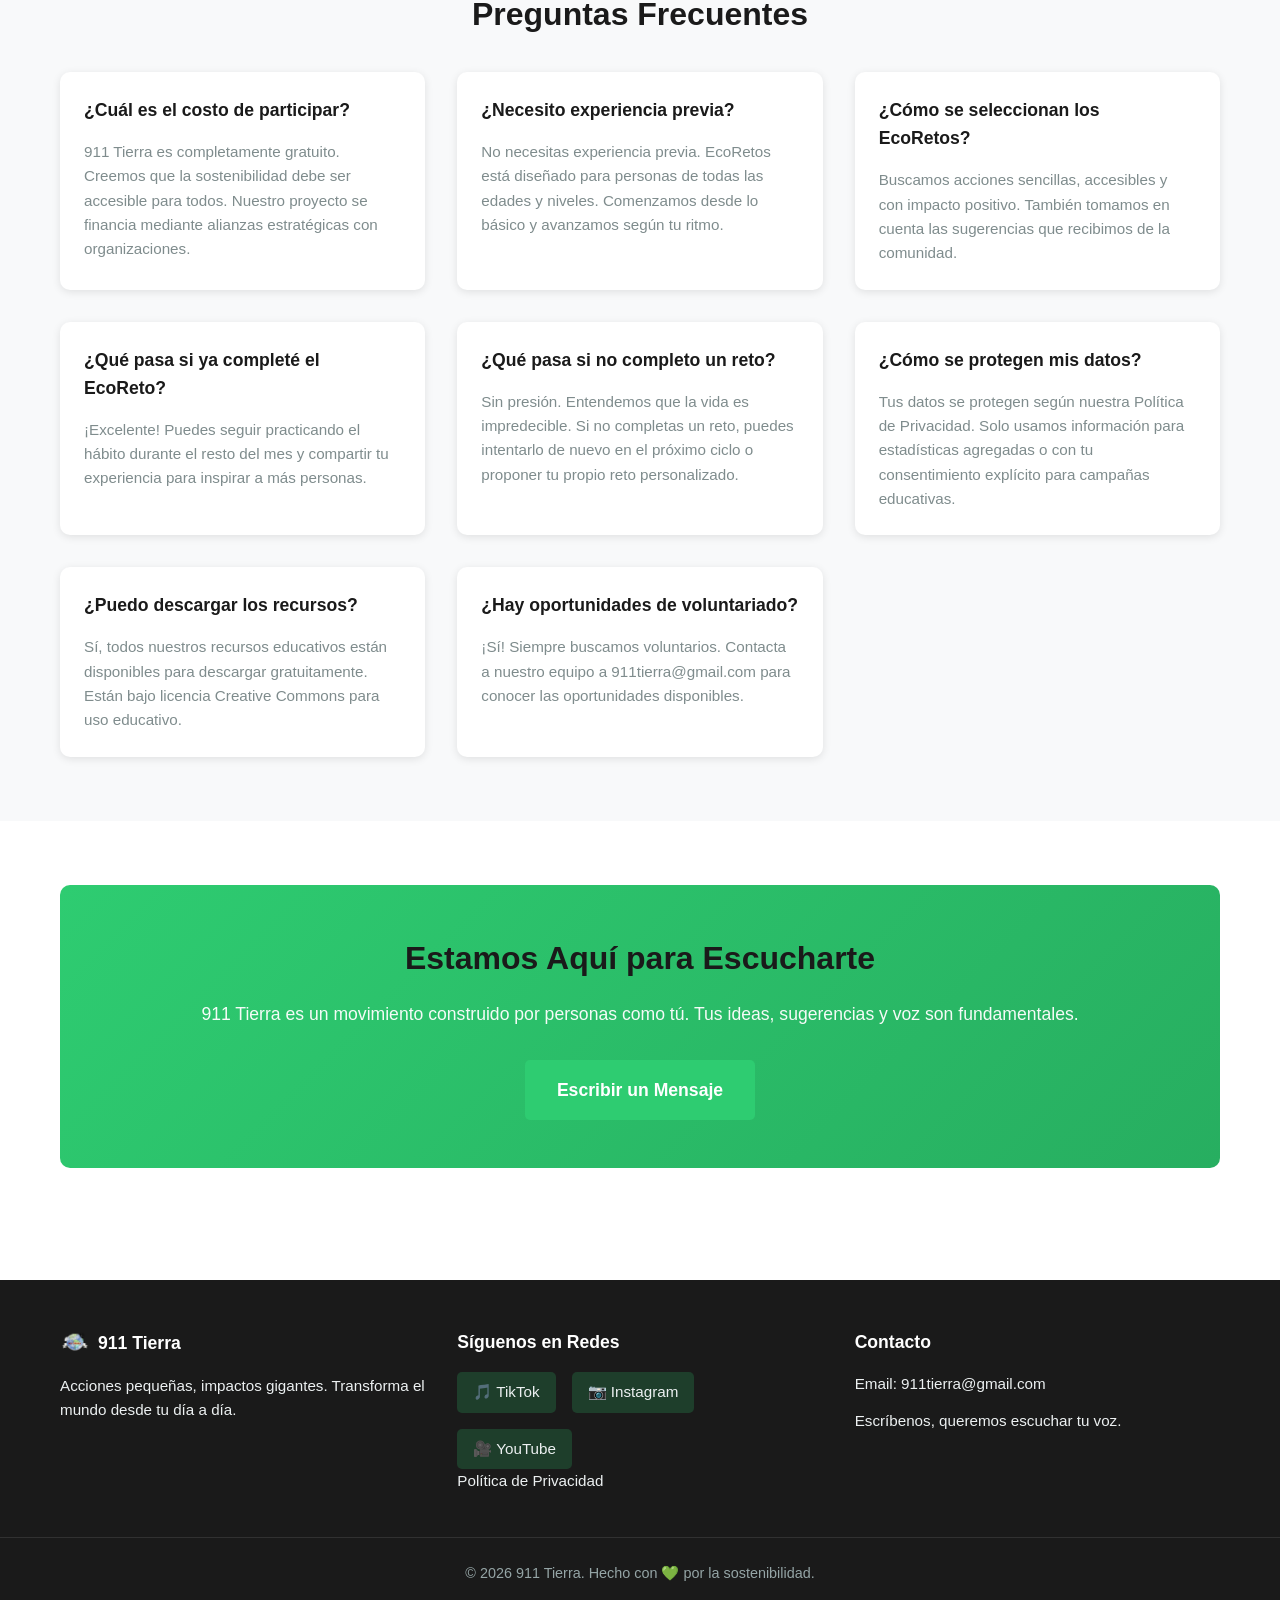
<file: contact.html>
<!DOCTYPE html>
<html lang="es">
<head>
    <meta charset="UTF-8">
    <meta name="viewport" content="width=device-width, initial-scale=1.0">

    <title>Contacto | 911 Tierra</title>

    <meta name="description" content="Contacto oficial de 911 Tierra. Envíanos preguntas, sugerencias, propuestas de colaboración o ideas para futuros EcoRetos.">

    <meta name="keywords" content="911 Tierra, contacto, sostenibilidad, medio ambiente, EcoRetos, educación ambiental">

    <meta name="author" content="911 Tierra">

    <meta property="og:title" content="Contacto | 911 Tierra">
    <meta property="og:description" content="Queremos escuchar tus ideas, preguntas y propuestas para seguir construyendo 911 Tierra.">
    <meta property="og:type" content="website">
    <meta property="og:image" content="img/favicon.png">

    <meta name="robots" content="index, follow">

    <link rel="icon" href="img/favicon.png">
    <link rel="stylesheet" href="css/style.css">
</head>
<body>
    <!-- Navbar -->
    <nav class="navbar">
        <div class="navbar-container">
            <div class="navbar-logo">
    <a href="index.html" class="logo-link">
        <img src="img/favicon.png" alt="911 Tierra" class="logo-img">
        <span class="logo-text">911 Tierra</span>
    </a>
</div>
            <div class="menu-toggle" id="mobileMenuToggle">
                <span></span>
                <span></span>
                <span></span>
            </div>
            <ul class="navbar-menu" id="navbarMenu">
                <li><a href="index.html">Inicio</a></li>
                <li><a href="about.html">Sobre Nosotros</a></li>
                <li><a href="challenge.html">EcoRetos del Mes</a></li>
                <li><a href="repository.html">Participar</a></li>
                <li><a href="contact.html" class="active">Contacto</a></li>
            </ul>
        </div>
    </nav>

    <!-- Page Header -->
    <section class="page-header">
        <div class="container">
            <h1>Contáctanos</h1>
            <p>Nos encantaría escuchar tus ideas, sugerencias y preguntas</p>
        </div>
    </section>

    <!-- Main Content -->
    <section class="section">
        <div class="container">
            <div class="contact-grid">
                <!-- Contact Form -->
                <div class="contact-form-section">
                    <h2>Envíanos un Mensaje</h2>
                    <form id="contactForm" class="form-container">
                        <div class="form-group">
                            <label for="contactName">Nombre Completo *</label>
                            <input type="text" id="contactName" name="contactName" required placeholder="Tu nombre">
                        </div>

                        <div class="form-group">
                            <label for="contactEmail">Correo Electrónico *</label>
                            <input type="email" id="contactEmail" name="contactEmail" required placeholder="tu@email.com">
                        </div>

                        <div class="form-group">
                            <label for="contactSubject">Asunto *</label>
                            <select id="contactSubject" name="contactSubject" required>
                                <option value="">-- Selecciona un asunto --</option>
                                <option value="question">Pregunta General</option>
                                <option value="feedback">Retroalimentación</option>
                                <option value="partnership">Oportunidad de Asociación</option>
                                <option value="bug">Reportar un Problema</option>
                                <option value="suggestion">Sugerencia de Reto</option>
                                <option value="resource">Sugerencia de Recurso</option>
                                <option value="media">Consulta de Medios</option>
                                <option value="other">Otro</option>
                            </select>
                        </div>

                        <div class="form-group">
                            <label for="contactMessage">Mensaje *</label>
                            <textarea id="contactMessage" name="contactMessage" rows="6" required placeholder="Tu mensaje aquí..."></textarea>
                        </div>

                        <div class="form-group checkbox-group">
                            <input type="checkbox" id="contactConsent" name="contactConsent" required>
                            <label for="contactConsent">Acepto que contacten conmigo y reciba actualizaciones de 911 Tierra *</label>
                        </div>

                        <div class="form-actions">
                            <button type="submit" class="btn btn-primary btn-large">Enviar Mensaje</button>
                            <button type="reset" class="btn btn-secondary">Limpiar</button>
                        </div>

                        <!-- Success Message -->
                        <div id="contactSuccess" class="message-box message-success hidden">
                            <span class="message-icon">✓</span>
                            <div class="message-content">
                                <h4>¡Mensaje Enviado!</h4>
                                <p>Gracias por contactarnos. Pronto recibirás una respuesta en tu correo electrónico.</p>
                            </div>
                        </div>

                        <!-- Error Message -->
                        <div id="contactError" class="message-box message-error hidden">
                            <span class="message-icon">⚠</span>
                            <div class="message-content">
                                <h4>Error al enviar</h4>
                                <p id="contactErrorText">Por favor, verifica tus datos e intenta nuevamente.</p>
                            </div>
                        </div>
                    </form>
                </div>

                <!-- Contact Information -->
                <aside class="contact-info">
                    <div class="info-card">
                        <div class="info-icon">📧</div>
                        <h3>Email Principal</h3>
                        <p><a href="mailto:911tierra@gmail.com">911tierra@gmail.com</a></p>
                        <p class="info-detail">Para consultas, sugerencias y asociaciones</p>
                    </div>

                    <div class="info-card">
                        <div class="info-icon">🌐</div>
                        <h3>Síguenos en Redes</h3>
                        <div class="social-links-vertical">
                            <a href="https://www.tiktok.com/@911tierra?_r=1&_t=ZS-97K6Ya0nmBo" target="_blank" class="social-link">🎵 TikTok</a>
                            <a href="https://www.instagram.com/tierra_911?igsh=MXZwaDY0b2NueWYwaA==" target="_blank" class="social-link">📷 Instagram</a>
                            <a href="https://youtube.com/@911tierra2?si=7yGDqjPe3lNmE2c7" target="_blank" class="social-link">🎥 YouTube</a>
                        </div>
                    </div>

                    <div class="info-card featured">
                        <div class="info-icon">💡</div>
                        <h3>¿Qué te interesa?</h3>
                        <ul class="interest-list">
                            <li>✓ Participar en retos</li>
                            <li>✓ Sugerir nuevos retos</li>
                            <li>✓ Enviar recursos</li>
                            <li>✓ Voluntariado</li>
                            <li>✓ Asociaciones</li>
                            <li>✓ Prensa y medios</li>
                        </ul>
                    </div>

                    <div class="info-card">
                        <h3>Horario de Respuesta</h3>
                        <p>Respondemos mensajes dentro de 24-48 horas durante días hábiles.</p>
                        <p class="info-detail">¡Tu voz y tus ideas son importantísimas para nosotros!</p>
                    </div>
                </aside>
            </div>
        </div>
    </section>

    <!-- FAQ Section -->
    <section class="section section-alt">
        <div class="container">
            <h2>Preguntas Frecuentes</h2>
            <div class="faq-grid">
                <div class="faq-card">
                    <h3>¿Cuál es el costo de participar?</h3>
                    <p>911 Tierra es completamente gratuito. Creemos que la sostenibilidad debe ser accesible para todos. Nuestro proyecto se financia mediante alianzas estratégicas con organizaciones.</p>
                </div>

                <div class="faq-card">
                    <h3>¿Necesito experiencia previa?</h3>
                    <p>No necesitas experiencia previa. EcoRetos está diseñado para personas de todas las edades y niveles. Comenzamos desde lo básico y avanzamos según tu ritmo.</p>
                </div>

                <div class="faq-card">
                    <h3>¿Cómo se seleccionan los EcoRetos?</h3>
<p>Buscamos acciones sencillas, accesibles y con impacto positivo. También tomamos en cuenta las sugerencias que recibimos de la comunidad.</p>
                </div>

                <div class="faq-card">
            <h3>¿Qué pasa si ya completé el EcoReto?</h3>
<p>¡Excelente! Puedes seguir practicando el hábito durante el resto del mes y compartir tu experiencia para inspirar a más personas.</p>
                </div>

                <div class="faq-card">
                    <h3>¿Qué pasa si no completo un reto?</h3>
                    <p>Sin presión. Entendemos que la vida es impredecible. Si no completas un reto, puedes intentarlo de nuevo en el próximo ciclo o proponer tu propio reto personalizado.</p>
                </div>

                <div class="faq-card">
                    <h3>¿Cómo se protegen mis datos?</h3>
                    <p>Tus datos se protegen según nuestra Política de Privacidad. Solo usamos información para estadísticas agregadas o con tu consentimiento explícito para campañas educativas.</p>
                </div>

                <div class="faq-card">
                    <h3>¿Puedo descargar los recursos?</h3>
                    <p>Sí, todos nuestros recursos educativos están disponibles para descargar gratuitamente. Están bajo licencia Creative Commons para uso educativo.</p>
                </div>

                <div class="faq-card">
                    <h3>¿Hay oportunidades de voluntariado?</h3>
                    <p>¡Sí! Siempre buscamos voluntarios. Contacta a nuestro equipo a 911tierra@gmail.com para conocer las oportunidades disponibles.</p>
                </div>
            </div>
        </div>
    </section>

    <!-- CTA Section -->
    <section class="section">
        <div class="container">
            <div class="cta-box">
                <h2>Estamos Aquí para Escucharte</h2>
                <p>911 Tierra es un movimiento construido por personas como tú. Tus ideas, sugerencias y voz son fundamentales.</p>
                <a href="#contactForm" class="btn btn-primary btn-large">Escribir un Mensaje</a>
            </div>
        </div>
    </section>

    <!-- Footer -->
    <footer class="footer">
        <div class="footer-container">
           <div class="footer-section">
    <h4>
        <img src="img/favicon.png" alt="911 Tierra" class="footer-logo">
        911 Tierra
    </h4>
    <p>Acciones pequeñas, impactos gigantes. Transforma el mundo desde tu día a día.</p>
</div>
            <div class="footer-section">
                <h4>Síguenos en Redes</h4>
                <div class="social-links">
                    <a href="https://www.tiktok.com/@911tierra?_r=1&_t=ZS-97K6Ya0nmBo" target="_blank" title="TikTok">🎵 TikTok</a>
                    <a href="https://www.instagram.com/tierra_911?igsh=MXZwaDY0b2NueWYwaA==" target="_blank" title="Instagram">📷 Instagram</a>
                    <a href="https://youtube.com/@911tierra2?si=7yGDqjPe3lNmE2c7" target="_blank" title="YouTube">🎥 YouTube</a>
                </div>
             <p><a href="privacy.html">Política de Privacidad</a></p>
            </div>
            <div class="footer-section">
                <h4>Contacto</h4>
                <p>Email: <a href="mailto:911tierra@gmail.com">911tierra@gmail.com</a></p>
                <p>Escríbenos, queremos escuchar tu voz.</p>
            </div>
        </div>
        <div class="footer-bottom">
            <p>&copy; 2026 911 Tierra. Hecho con 💚 por la sostenibilidad.</p>
        </div>
    </footer>

    <script src="js/main.js"></script>
</body>
</html>
</file>
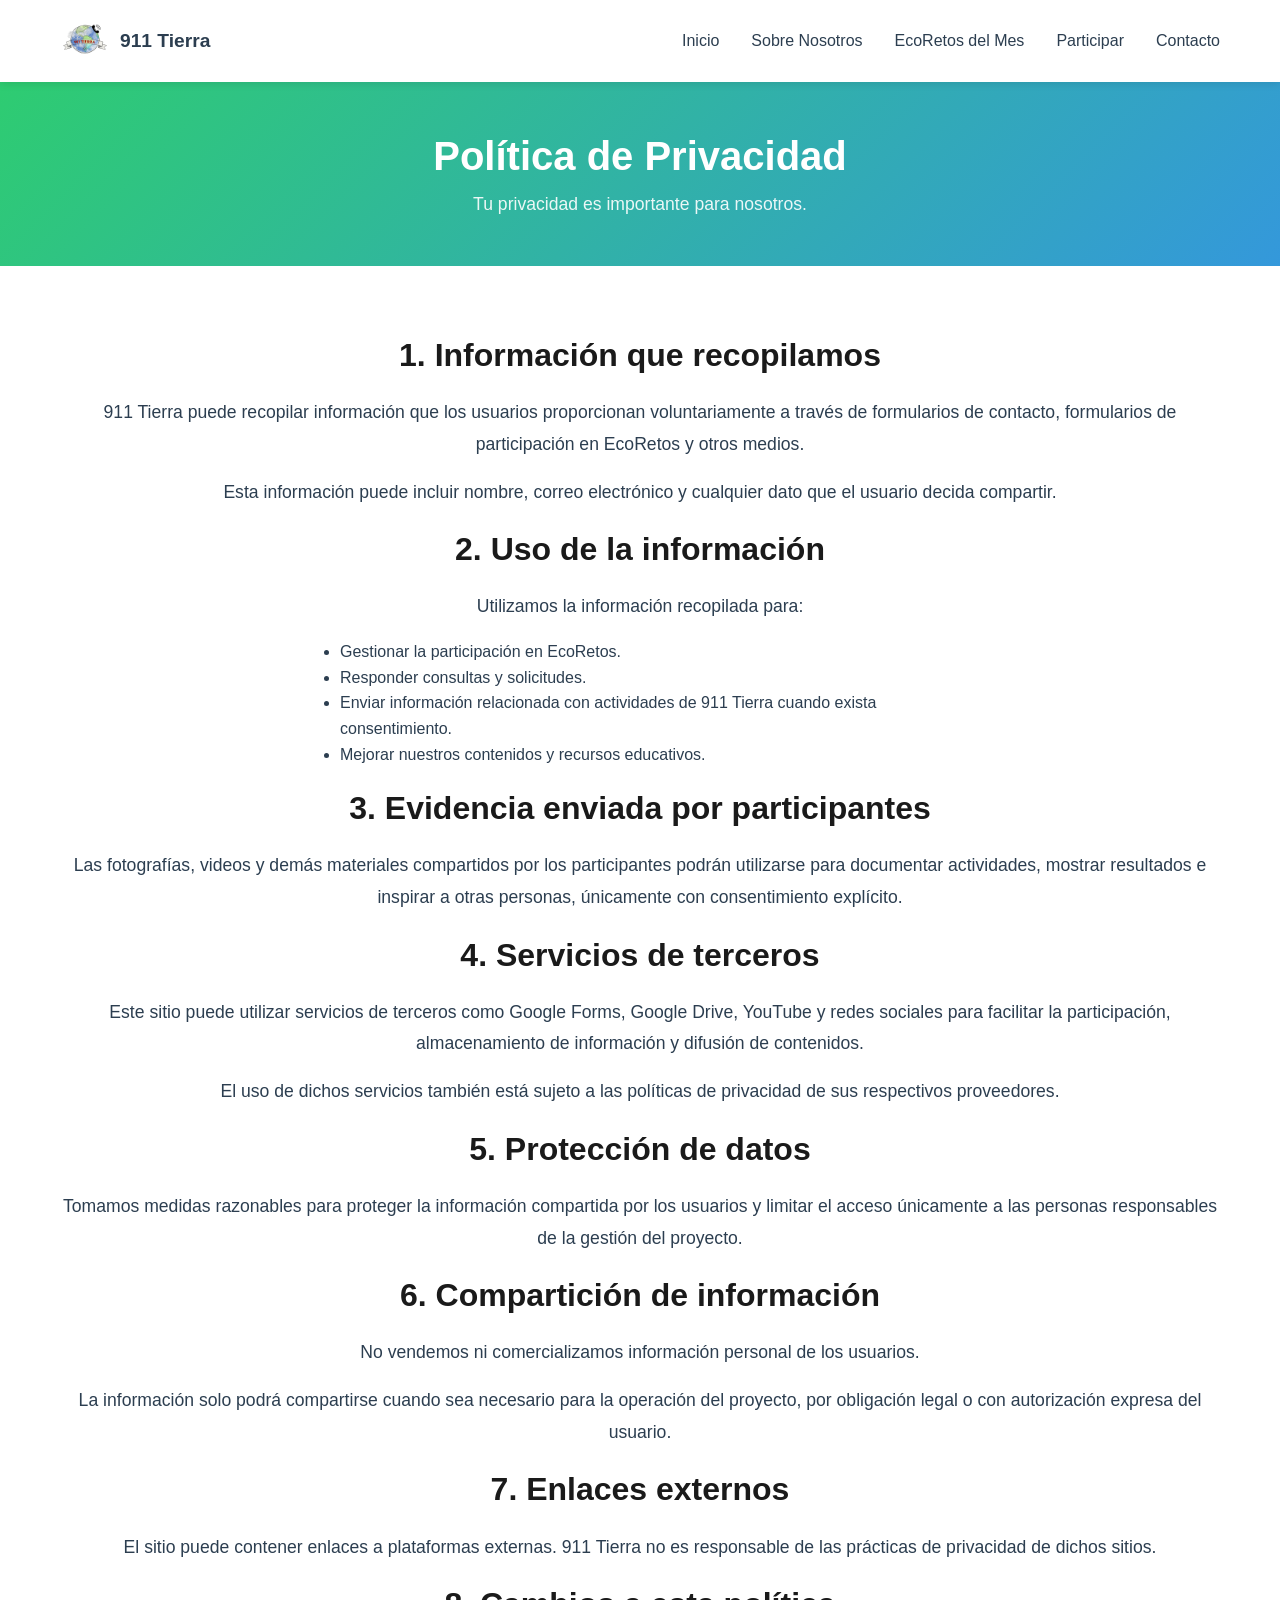
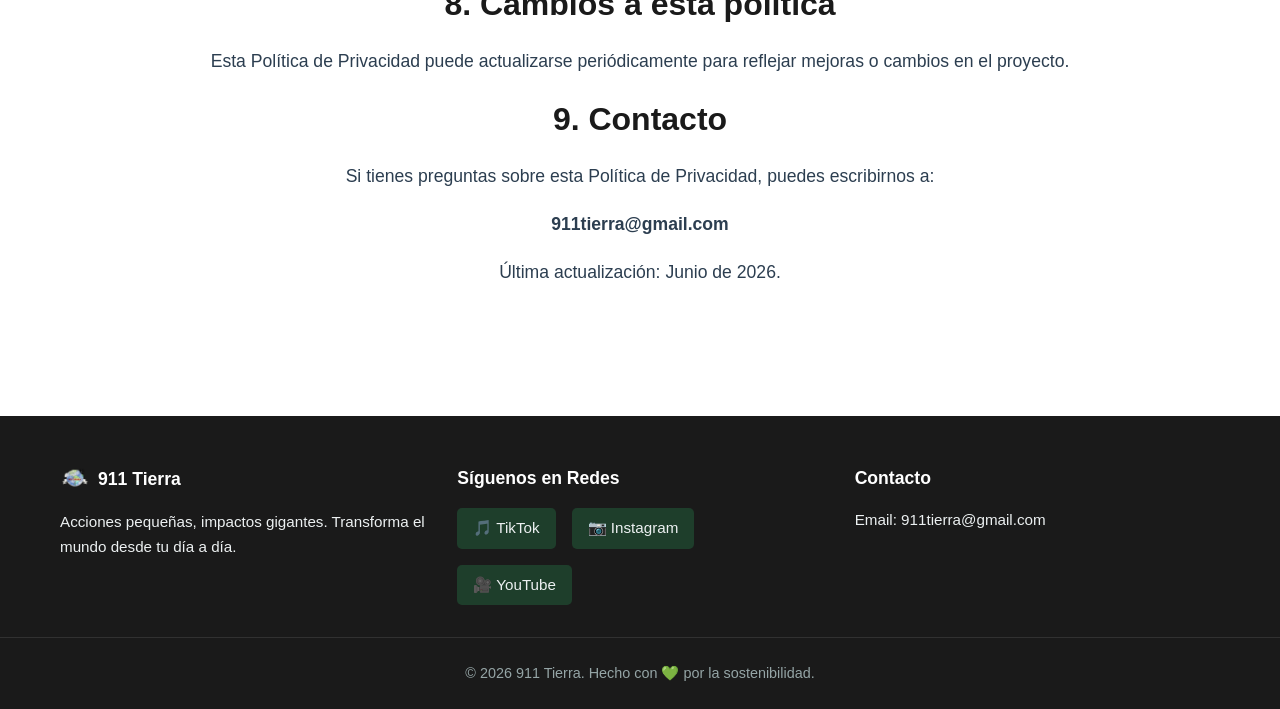
<file: privacy.html>
<!DOCTYPE html>
<html lang="es">
<head>
    <meta charset="UTF-8">
    <meta name="viewport" content="width=device-width, initial-scale=1.0">
    <title>Política de Privacidad | 911 Tierra</title>
    <meta name="description" content="Política de Privacidad de 911 Tierra">
    <link rel="icon" href="img/favicon.png">
    <link rel="stylesheet" href="css/style.css">
</head>
<body>
    <!-- Navbar -->
    <nav class="navbar">
        <div class="navbar-container">
            <div class="navbar-logo">
                <a href="index.html">
                    <img src="img/favicon.png" alt="Logo 911 Tierra" class="logo-img">
                    <span class="logo-text">911 Tierra</span>
                </a>
            </div>
            <div class="menu-toggle" id="mobileMenuToggle">
                <span></span>
                <span></span>
                <span></span>
            </div>
            <ul class="navbar-menu" id="navbarMenu">
                <li><a href="index.html">Inicio</a></li>
                <li><a href="about.html">Sobre Nosotros</a></li>
                <li><a href="challenge.html">EcoRetos del Mes</a></li>
                <li><a href="repository.html">Participar</a></li>
                <li><a href="contact.html">Contacto</a></li>
            </ul>
        </div>
    </nav>

    <!-- Header -->
    <section class="page-header">
        <div class="container">
            <h1>Política de Privacidad</h1>
            <p>Tu privacidad es importante para nosotros.</p>
        </div>
    </section>

    <!-- Content -->
    <section class="section">
        <div class="container">
            <div class="content-block">
                <h2>1. Información que recopilamos</h2>
                <p>
                    911 Tierra puede recopilar información que los usuarios proporcionan voluntariamente a través de formularios de contacto, formularios de participación en EcoRetos y otros medios.
                </p>
                <p>
                    Esta información puede incluir nombre, correo electrónico y cualquier dato que el usuario decida compartir.
                </p>

                <h2>2. Uso de la información</h2>
                <p>
                    Utilizamos la información recopilada para:
                </p>
                <ul style="text-align: left; max-width: 600px; margin: 1rem auto;">
                    <li>Gestionar la participación en EcoRetos.</li>
                    <li>Responder consultas y solicitudes.</li>
                    <li>Enviar información relacionada con actividades de 911 Tierra cuando exista consentimiento.</li>
                    <li>Mejorar nuestros contenidos y recursos educativos.</li>
                </ul>

                <h2>3. Evidencia enviada por participantes</h2>
                <p>
                    Las fotografías, videos y demás materiales compartidos por los participantes podrán utilizarse para documentar actividades, mostrar resultados e inspirar a otras personas, únicamente con consentimiento explícito.
                </p>

                <h2>4. Servicios de terceros</h2>
                <p>
                    Este sitio puede utilizar servicios de terceros como Google Forms, Google Drive, YouTube y redes sociales para facilitar la participación, almacenamiento de información y difusión de contenidos.
                </p>
                <p>
                    El uso de dichos servicios también está sujeto a las políticas de privacidad de sus respectivos proveedores.
                </p>

                <h2>5. Protección de datos</h2>
                <p>
                    Tomamos medidas razonables para proteger la información compartida por los usuarios y limitar el acceso únicamente a las personas responsables de la gestión del proyecto.
                </p>

                <h2>6. Compartición de información</h2>
                <p>
                    No vendemos ni comercializamos información personal de los usuarios.
                </p>
                <p>
                    La información solo podrá compartirse cuando sea necesario para la operación del proyecto, por obligación legal o con autorización expresa del usuario.
                </p>

                <h2>7. Enlaces externos</h2>
                <p>
                    El sitio puede contener enlaces a plataformas externas. 911 Tierra no es responsable de las prácticas de privacidad de dichos sitios.
                </p>

                <h2>8. Cambios a esta política</h2>
                <p>
                    Esta Política de Privacidad puede actualizarse periódicamente para reflejar mejoras o cambios en el proyecto.
                </p>

                <h2>9. Contacto</h2>
                <p>
                    Si tienes preguntas sobre esta Política de Privacidad, puedes escribirnos a:
                </p>
                <p>
                    <strong>911tierra@gmail.com</strong>
                </p>
                <p>
                    Última actualización: Junio de 2026.
                </p>
            </div>
        </div>
    </section>

    <!-- Footer -->
    <footer class="footer">
        <div class="footer-container">
            <div class="footer-section">
                <h4>
                    <img src="img/favicon.png" alt="911 Tierra" class="footer-logo">
                    911 Tierra
                </h4>
                <p>Acciones pequeñas, impactos gigantes. Transforma el mundo desde tu día a día.</p>
            </div>
            <div class="footer-section">
                <h4>Síguenos en Redes</h4>
                <div class="social-links">
                    <a href="https://www.tiktok.com/@911tierra?_r=1&_t=ZS-97K6Ya0nmBo" target="_blank" title="TikTok">🎵 TikTok</a>
                    <a href="https://www.instagram.com/tierra_911?igsh=MXZwaDY0b2NueWYwaA==" target="_blank" title="Instagram">📷 Instagram</a>
                    <a href="https://youtube.com/@911tierra2?si=7yGDqjPe3lNmE2c7" target="_blank" title="YouTube">🎥 YouTube</a>
                </div>
            </div>
            <div class="footer-section">
                <h4>Contacto</h4>
                <p>Email: <a href="mailto:911tierra@gmail.com">911tierra@gmail.com</a></p>
            </div>
        </div>
        <div class="footer-bottom">
            <p>&copy; 2026 911 Tierra. Hecho con 💚 por la sostenibilidad.</p>
        </div>
    </footer>

    <script src="js/main.js"></script>
</body>
</html>
</file>
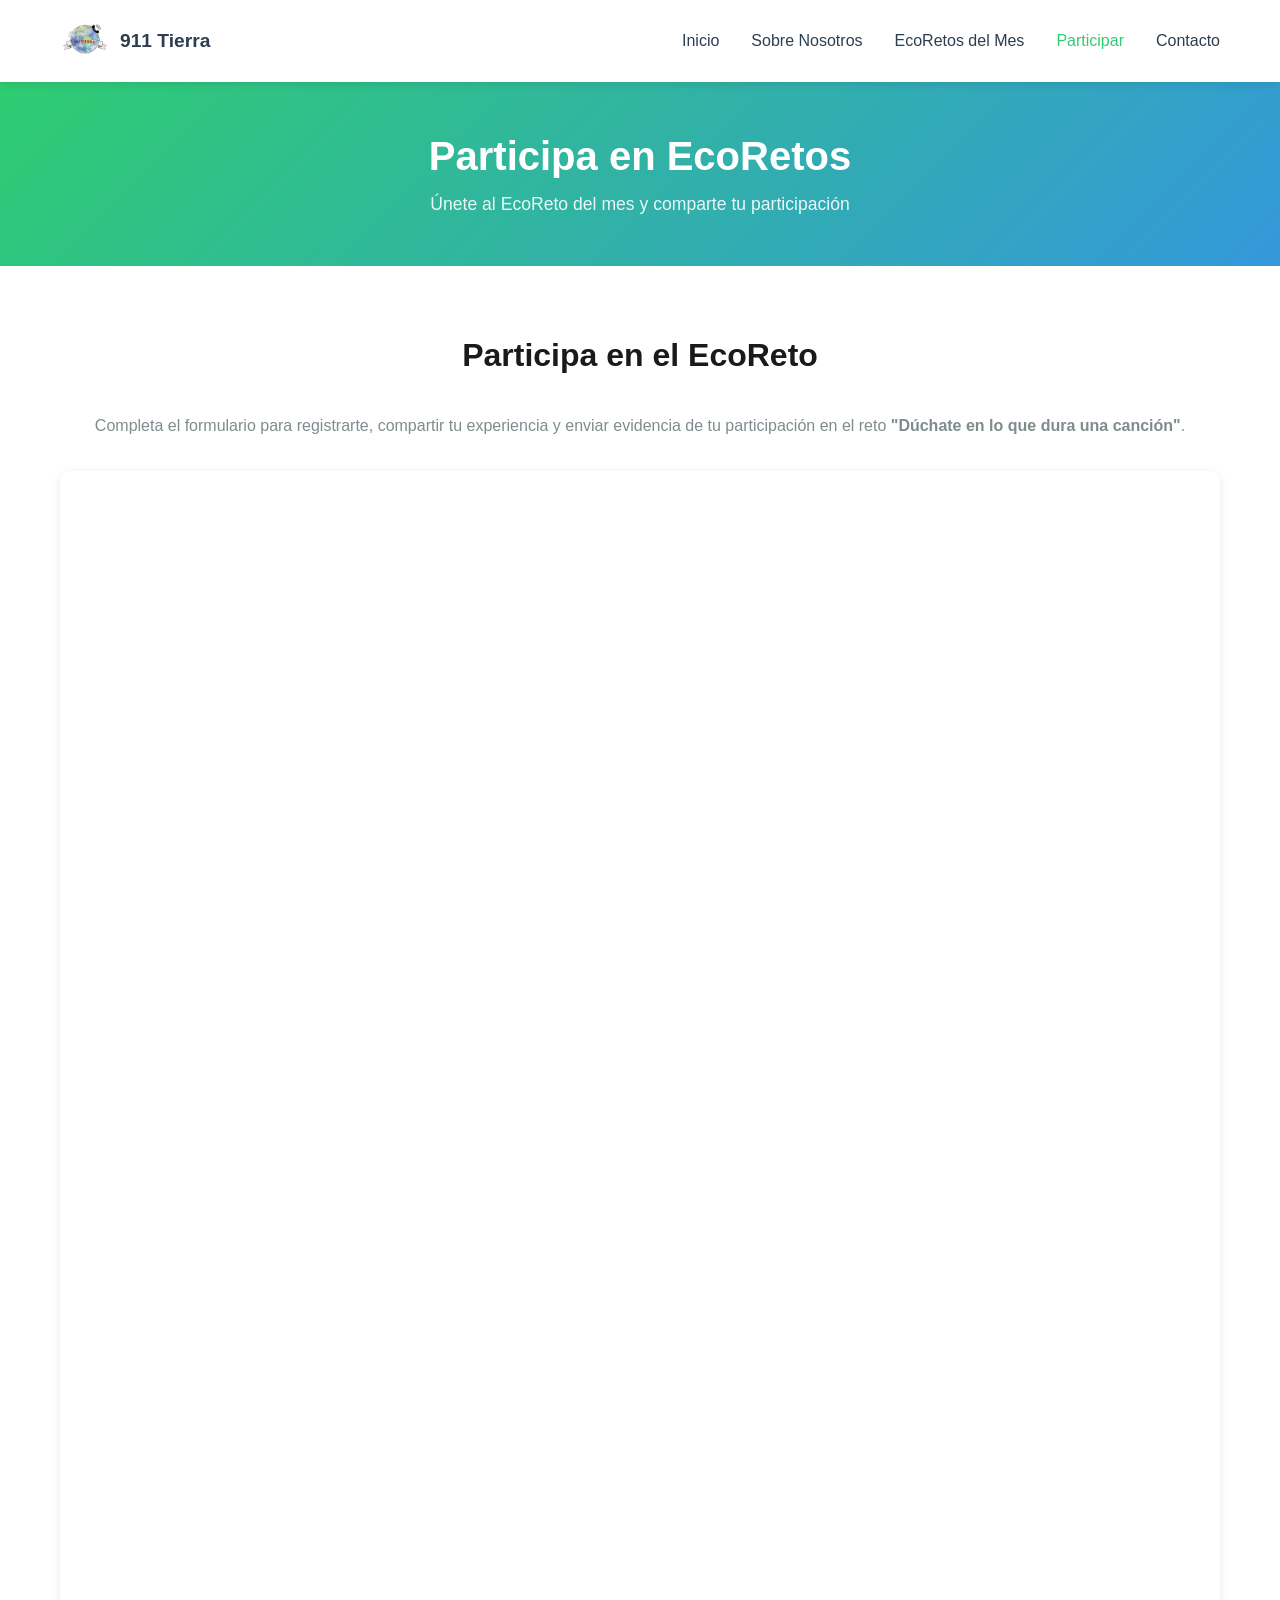
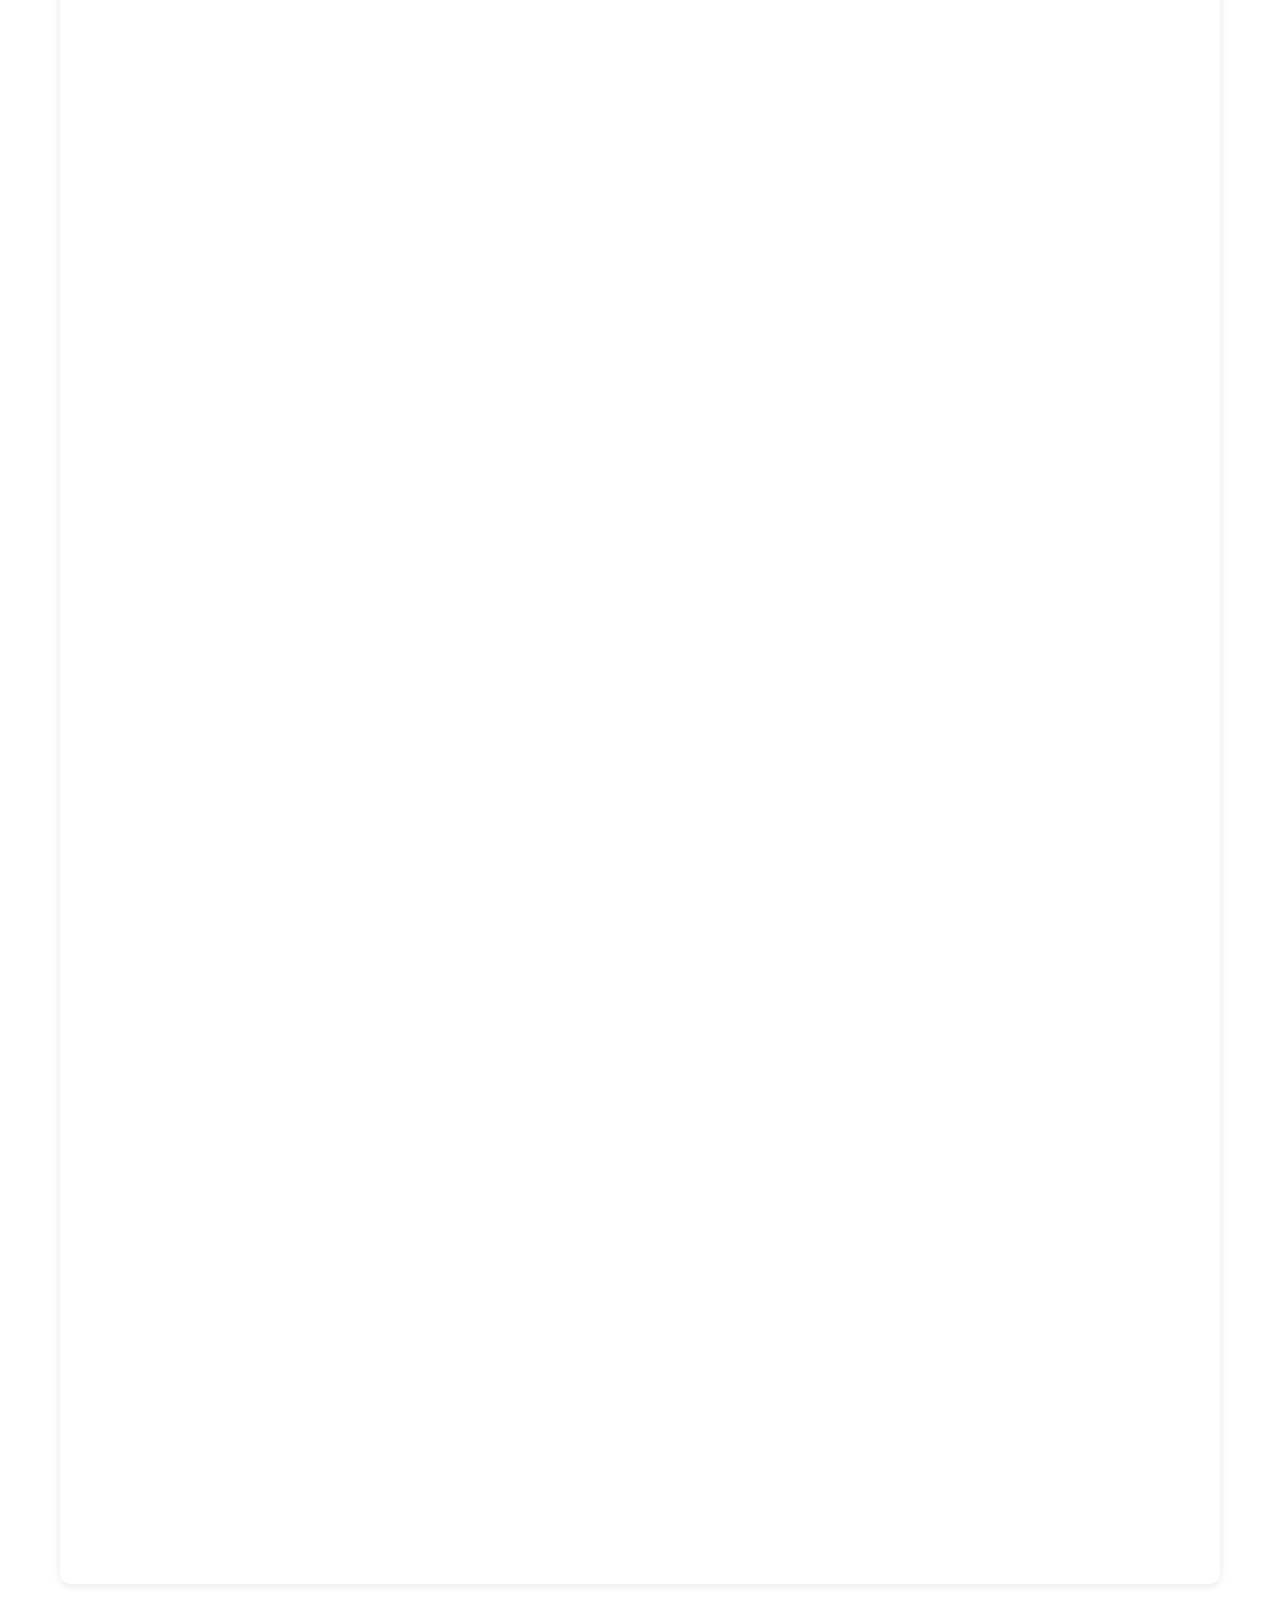
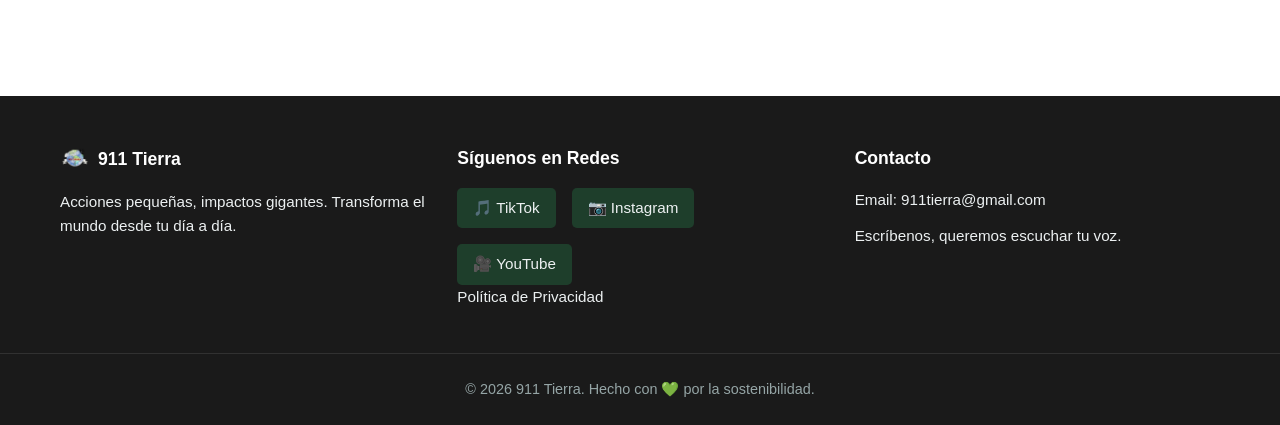
<file: repository.html>
<!DOCTYPE html>
<html lang="es">
<head>
    <meta charset="UTF-8">
    <meta name="viewport" content="width=device-width, initial-scale=1.0">
    <meta name="description" content="Participar en EcoRetos - Registra y carga tu evidencia">
    <link rel="icon" href="img/favicon.png">
<title>Participa | 911 Tierra</title>
    <link rel="stylesheet" href="css/style.css">
</head>
<body>
    <!-- Navbar -->
    <nav class="navbar">
        <div class="navbar-container">
           <div class="navbar-logo">
    <a href="index.html" class="logo-link">
        <img src="img/favicon.png" alt="911 Tierra" class="logo-img">
        <span class="logo-text">911 Tierra</span>
    </a>
</div>
            <div class="menu-toggle" id="mobileMenuToggle">
                <span></span>
                <span></span>
                <span></span>
            </div>
            <ul class="navbar-menu" id="navbarMenu">
                <li><a href="index.html">Inicio</a></li>
                <li><a href="about.html">Sobre Nosotros</a></li>
                <li><a href="challenge.html">EcoRetos del Mes</a></li>
                <li><a href="repository.html" class="active">Participar</a></li>
                <li><a href="contact.html">Contacto</a></li>
            </ul>
        </div>
    </nav>

    <!-- Page Header -->
    <section class="page-header">
        <div class="container">
            <h1>Participa en EcoRetos</h1>
     <p>Únete al EcoReto del mes y comparte tu participación</p>
        </div>
    </section>

    <!-- Participation Modes -->
    <section class="section">
    <div class="container">

        <h2>Participa en el EcoReto</h2>

        <p class="section-description">
            Completa el formulario para registrarte, compartir tu experiencia
            y enviar evidencia de tu participación en el reto
            <strong>"Dúchate en lo que dura una canción"</strong>.
        </p>

        <div class="google-form-container">

                <iframe src="https://docs.google.com/forms/d/e/1FAIpQLSeAt3tnQYHk3mGhlgLr7Tp-U0DJvWFQdwn-keYiCjJL1AMZkw/viewform?embedded=true" width="640" height="2713" frameborder="0" marginheight="0" marginwidth="0">Cargando…</iframe>

        </div>

    </div>
</section>

    <!-- Footer -->
    <footer class="footer">
        <div class="footer-container">
           <div class="footer-section">
    <h4>
        <img src="img/favicon.png" alt="911 Tierra" class="footer-logo">
        911 Tierra
    </h4>
    <p>Acciones pequeñas, impactos gigantes. Transforma el mundo desde tu día a día.</p>
</div>
            <div class="footer-section">
                <h4>Síguenos en Redes</h4>
                <div class="social-links">
                    <a href="https://www.tiktok.com/@911tierra?_r=1&_t=ZS-97K6Ya0nmBo" target="_blank" title="TikTok">🎵 TikTok</a>
                    <a href="https://www.instagram.com/tierra_911?igsh=MXZwaDY0b2NueWYwaA==" target="_blank" title="Instagram">📷 Instagram</a>
                    <a href="https://youtube.com/@911tierra2?si=7yGDqjPe3lNmE2c7" target="_blank" title="YouTube">🎥 YouTube</a>
                </div>
                <p><a href="privacy.html">Política de Privacidad</a></p>
            </div>
            <div class="footer-section">
                <h4>Contacto</h4>
                <p>Email: <a href="mailto:911tierra@gmail.com">911tierra@gmail.com</a></p>
                <p>Escríbenos, queremos escuchar tu voz.</p>
            </div>
        </div>
        <div class="footer-bottom">
<p>&copy; 2026 911 Tierra. Hecho con 💚 por la sostenibilidad.</p>
        </div>
    </footer>

    <script src="js/main.js"></script>
</body>
</html>
</file>
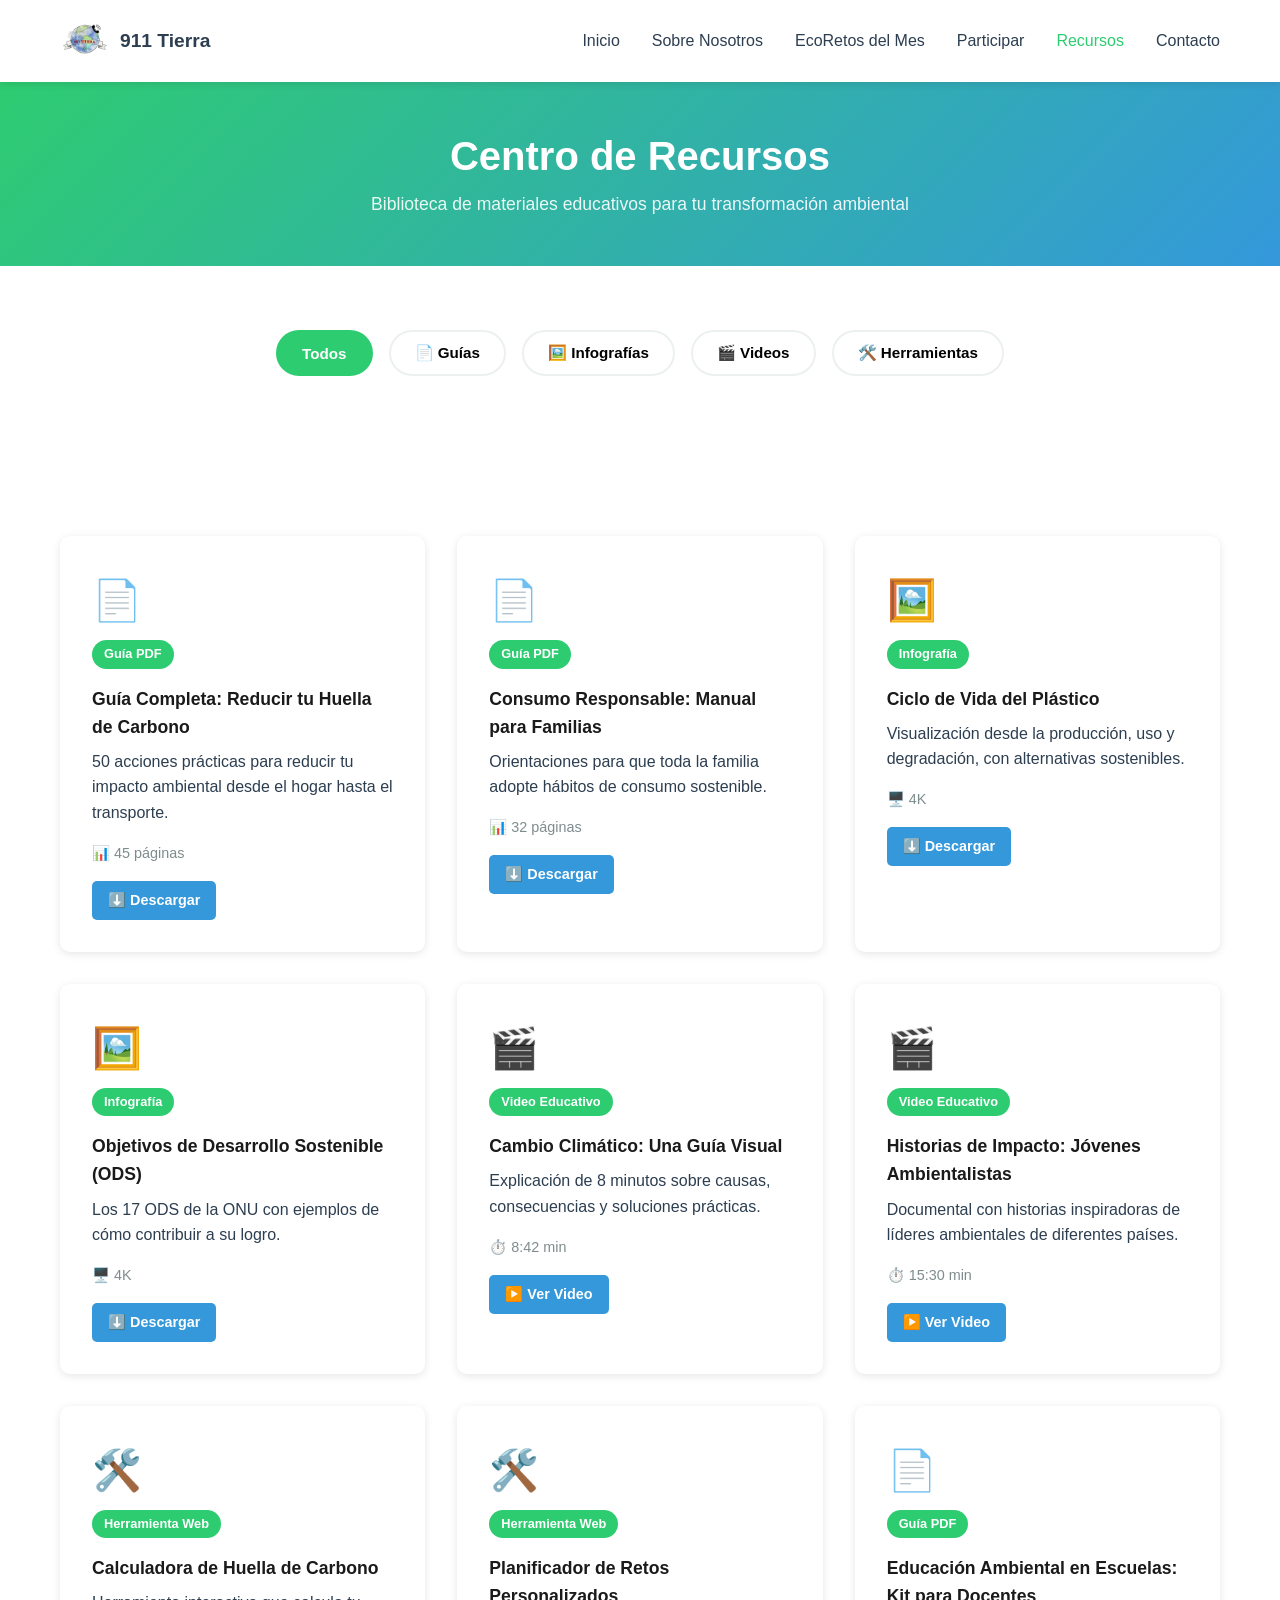
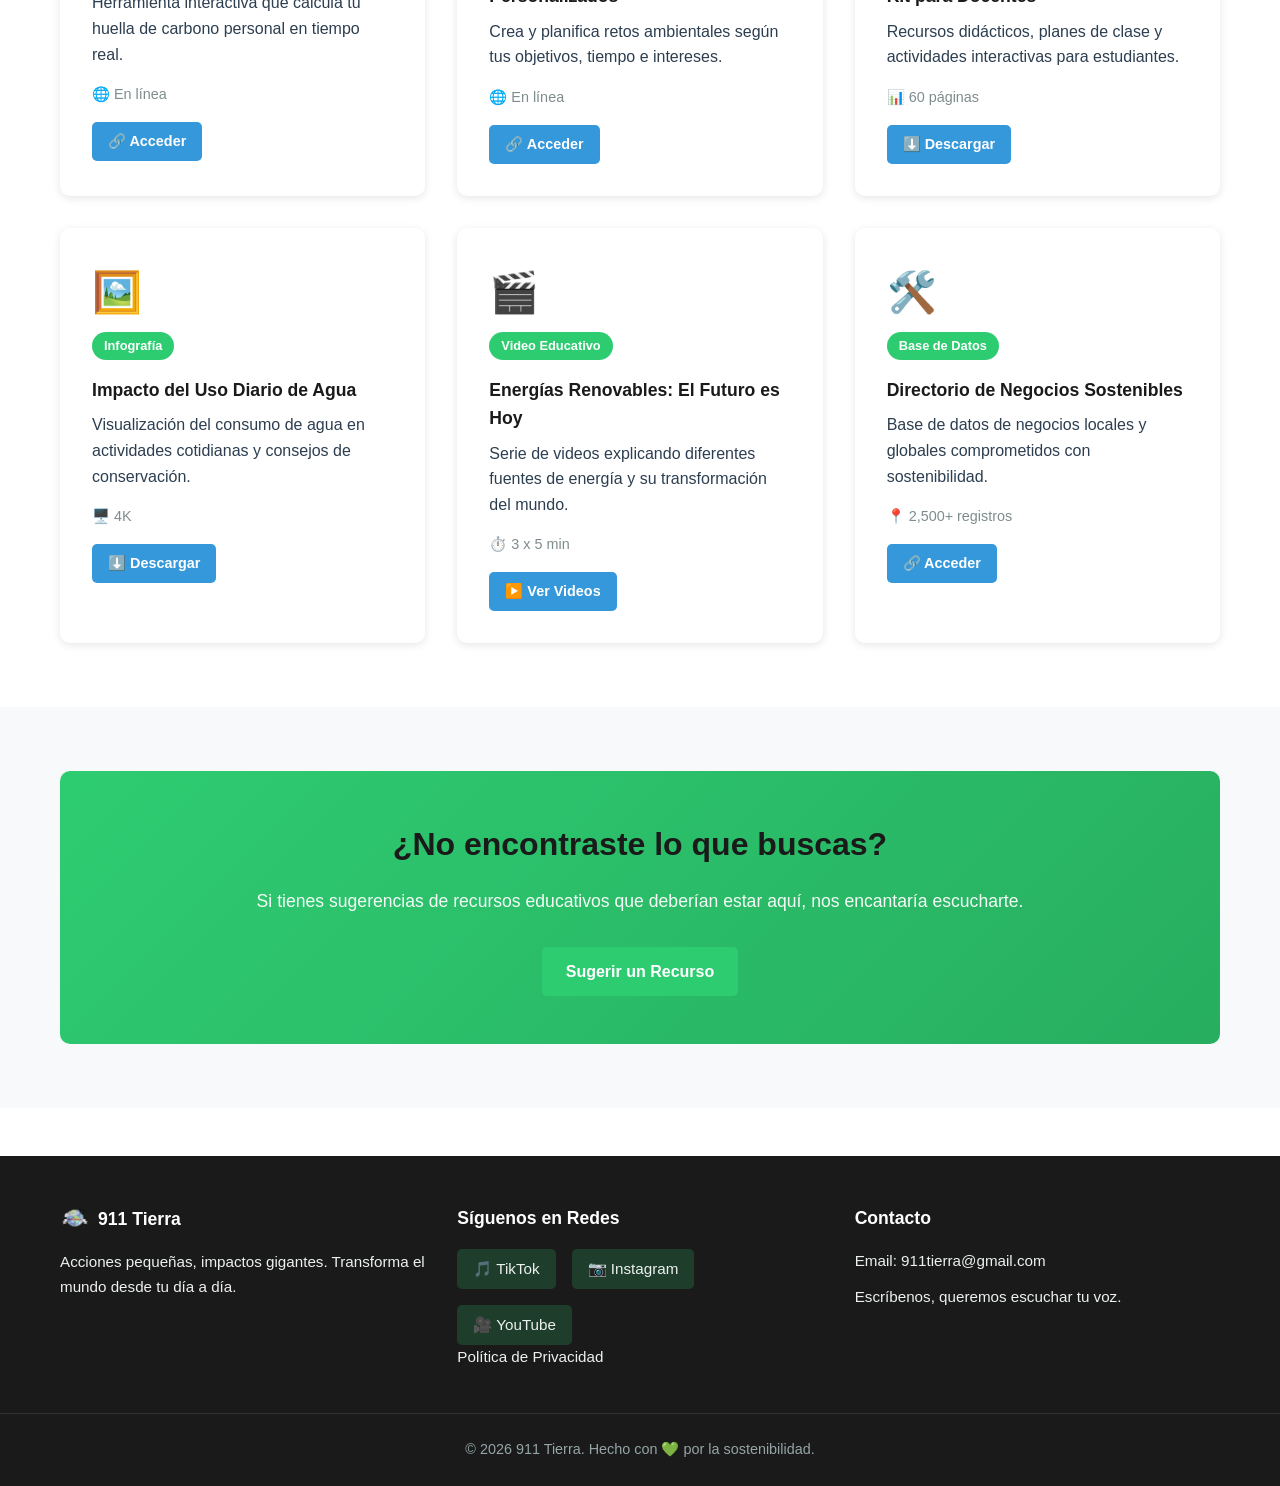
<file: resources.html>
<!DOCTYPE html>
<html lang="es">
<head>
    <meta charset="UTF-8">
    <meta name="viewport" content="width=device-width, initial-scale=1.0">
    <meta name="description" content="Centro de Recursos - Materiales educativos sobre sostenibilidad">
    <title>911 Tierra - Centro de Recursos</title>
    <link rel="icon" href="img/favicon.png">
    <link rel="stylesheet" href="css/style.css">
</head>
<body>
    <!-- Navbar -->
    <nav class="navbar">
        <div class="navbar-container">
            <div class="navbar-logo">
                <a href="index.html">
                    <img src="img/favicon.png" alt="Logo 911 Tierra" class="logo-img">
                    <span class="logo-text">911 Tierra</span>
                </a>
            </div>
            <div class="menu-toggle" id="mobileMenuToggle">
                <span></span>
                <span></span>
                <span></span>
            </div>
            <ul class="navbar-menu" id="navbarMenu">
                <li><a href="index.html">Inicio</a></li>
                <li><a href="about.html">Sobre Nosotros</a></li>
                <li><a href="challenge.html">EcoRetos del Mes</a></li>
                <li><a href="repository.html">Participar</a></li>
                <li><a href="resources.html" class="active">Recursos</a></li>
                <li><a href="contact.html">Contacto</a></li>
            </ul>
        </div>
    </nav>

    <!-- Page Header -->
    <section class="page-header">
        <div class="container">
            <h1>Centro de Recursos</h1>
            <p>Biblioteca de materiales educativos para tu transformación ambiental</p>
        </div>
    </section>

    <!-- Filter Section -->
    <section class="section">
        <div class="container">
            <div class="filter-buttons">
                <button class="filter-btn active" data-filter="all">Todos</button>
                <button class="filter-btn" data-filter="guides">📄 Guías</button>
                <button class="filter-btn" data-filter="infographics">🖼️ Infografías</button>
                <button class="filter-btn" data-filter="videos">🎬 Videos</button>
                <button class="filter-btn" data-filter="tools">🛠️ Herramientas</button>
            </div>
        </div>
    </section>

    <!-- Resources Grid -->
    <section class="section">
        <div class="container">
            <div class="resources-grid">
                <!-- Resource 1: PDF Guide -->
                <div class="resource-card" data-category="guides">
                    <div class="resource-icon">📄</div>
                    <div class="resource-category">Guía PDF</div>
                    <h3>Guía Completa: Reducir tu Huella de Carbono</h3>
                    <p>50 acciones prácticas para reducir tu impacto ambiental desde el hogar hasta el transporte.</p>
                    <div class="resource-meta">
                        <span>📊 45 páginas</span>
                    </div>
                    <a href="#" class="btn btn-secondary btn-sm">⬇️ Descargar</a>
                </div>

                <!-- Resource 2: PDF Guide -->
                <div class="resource-card" data-category="guides">
                    <div class="resource-icon">📄</div>
                    <div class="resource-category">Guía PDF</div>
                    <h3>Consumo Responsable: Manual para Familias</h3>
                    <p>Orientaciones para que toda la familia adopte hábitos de consumo sostenible.</p>
                    <div class="resource-meta">
                        <span>📊 32 páginas</span>
                    </div>
                    <a href="#" class="btn btn-secondary btn-sm">⬇️ Descargar</a>
                </div>

                <!-- Resource 3: Infographic -->
                <div class="resource-card" data-category="infographics">
                    <div class="resource-icon">🖼️</div>
                    <div class="resource-category">Infografía</div>
                    <h3>Ciclo de Vida del Plástico</h3>
                    <p>Visualización desde la producción, uso y degradación, con alternativas sostenibles.</p>
                    <div class="resource-meta">
                        <span>🖥️ 4K</span>
                    </div>
                    <a href="#" class="btn btn-secondary btn-sm">⬇️ Descargar</a>
                </div>

                <!-- Resource 4: Infographic -->
                <div class="resource-card" data-category="infographics">
                    <div class="resource-icon">🖼️</div>
                    <div class="resource-category">Infografía</div>
                    <h3>Objetivos de Desarrollo Sostenible (ODS)</h3>
                    <p>Los 17 ODS de la ONU con ejemplos de cómo contribuir a su logro.</p>
                    <div class="resource-meta">
                        <span>🖥️ 4K</span>
                    </div>
                    <a href="#" class="btn btn-secondary btn-sm">⬇️ Descargar</a>
                </div>

                <!-- Resource 5: Video -->
                <div class="resource-card" data-category="videos">
                    <div class="resource-icon">🎬</div>
                    <div class="resource-category">Video Educativo</div>
                    <h3>Cambio Climático: Una Guía Visual</h3>
                    <p>Explicación de 8 minutos sobre causas, consecuencias y soluciones prácticas.</p>
                    <div class="resource-meta">
                        <span>⏱️ 8:42 min</span>
                    </div>
                    <a href="#" class="btn btn-secondary btn-sm">▶️ Ver Video</a>
                </div>

                <!-- Resource 6: Video -->
                <div class="resource-card" data-category="videos">
                    <div class="resource-icon">🎬</div>
                    <div class="resource-category">Video Educativo</div>
                    <h3>Historias de Impacto: Jóvenes Ambientalistas</h3>
                    <p>Documental con historias inspiradoras de líderes ambientales de diferentes países.</p>
                    <div class="resource-meta">
                        <span>⏱️ 15:30 min</span>
                    </div>
                    <a href="#" class="btn btn-secondary btn-sm">▶️ Ver Video</a>
                </div>

                <!-- Resource 7: Tool -->
                <div class="resource-card" data-category="tools">
                    <div class="resource-icon">🛠️</div>
                    <div class="resource-category">Herramienta Web</div>
                    <h3>Calculadora de Huella de Carbono</h3>
                    <p>Herramienta interactiva que calcula tu huella de carbono personal en tiempo real.</p>
                    <div class="resource-meta">
                        <span>🌐 En línea</span>
                    </div>
                    <a href="#" class="btn btn-secondary btn-sm">🔗 Acceder</a>
                </div>

                <!-- Resource 8: Tool -->
                <div class="resource-card" data-category="tools">
                    <div class="resource-icon">🛠️</div>
                    <div class="resource-category">Herramienta Web</div>
                    <h3>Planificador de Retos Personalizados</h3>
                    <p>Crea y planifica retos ambientales según tus objetivos, tiempo e intereses.</p>
                    <div class="resource-meta">
                        <span>🌐 En línea</span>
                    </div>
                    <a href="#" class="btn btn-secondary btn-sm">🔗 Acceder</a>
                </div>

                <!-- Resource 9: PDF Guide -->
                <div class="resource-card" data-category="guides">
                    <div class="resource-icon">📄</div>
                    <div class="resource-category">Guía PDF</div>
                    <h3>Educación Ambiental en Escuelas: Kit para Docentes</h3>
                    <p>Recursos didácticos, planes de clase y actividades interactivas para estudiantes.</p>
                    <div class="resource-meta">
                        <span>📊 60 páginas</span>
                    </div>
                    <a href="#" class="btn btn-secondary btn-sm">⬇️ Descargar</a>
                </div>

                <!-- Resource 10: Infographic -->
                <div class="resource-card" data-category="infographics">
                    <div class="resource-icon">🖼️</div>
                    <div class="resource-category">Infografía</div>
                    <h3>Impacto del Uso Diario de Agua</h3>
                    <p>Visualización del consumo de agua en actividades cotidianas y consejos de conservación.</p>
                    <div class="resource-meta">
                        <span>🖥️ 4K</span>
                    </div>
                    <a href="#" class="btn btn-secondary btn-sm">⬇️ Descargar</a>
                </div>

                <!-- Resource 11: Video -->
                <div class="resource-card" data-category="videos">
                    <div class="resource-icon">🎬</div>
                    <div class="resource-category">Video Educativo</div>
                    <h3>Energías Renovables: El Futuro es Hoy</h3>
                    <p>Serie de videos explicando diferentes fuentes de energía y su transformación del mundo.</p>
                    <div class="resource-meta">
                        <span>⏱️ 3 x 5 min</span>
                    </div>
                    <a href="#" class="btn btn-secondary btn-sm">▶️ Ver Videos</a>
                </div>

                <!-- Resource 12: Tool -->
                <div class="resource-card" data-category="tools">
                    <div class="resource-icon">🛠️</div>
                    <div class="resource-category">Base de Datos</div>
                    <h3>Directorio de Negocios Sostenibles</h3>
                    <p>Base de datos de negocios locales y globales comprometidos con sostenibilidad.</p>
                    <div class="resource-meta">
                        <span>📍 2,500+ registros</span>
                    </div>
                    <a href="#" class="btn btn-secondary btn-sm">🔗 Acceder</a>
                </div>
            </div>
        </div>
    </section>

    <!-- CTA Section -->
    <section class="section section-alt">
        <div class="container">
            <div class="cta-box">
                <h2>¿No encontraste lo que buscas?</h2>
                <p>Si tienes sugerencias de recursos educativos que deberían estar aquí, nos encantaría escucharte.</p>
                <a href="contact.html" class="btn btn-primary">Sugerir un Recurso</a>
            </div>
        </div>
    </section>

    <!-- Footer -->
    <footer class="footer">
        <div class="footer-container">
            <div class="footer-section">
                <h4>
                    <img src="img/favicon.png" alt="911 Tierra" class="footer-logo">
                    911 Tierra
                </h4>
                <p>Acciones pequeñas, impactos gigantes. Transforma el mundo desde tu día a día.</p>
            </div>
            <div class="footer-section">
                <h4>Síguenos en Redes</h4>
                <div class="social-links">
                    <a href="https://www.tiktok.com/@911tierra?_r=1&_t=ZS-97K6Ya0nmBo" target="_blank" title="TikTok">🎵 TikTok</a>
                    <a href="https://www.instagram.com/tierra_911?igsh=MXZwaDY0b2NueWYwaA==" target="_blank" title="Instagram">📷 Instagram</a>
                    <a href="https://youtube.com/@911tierra2?si=7yGDqjPe3lNmE2c7" target="_blank" title="YouTube">🎥 YouTube</a>
                </div>
                <p><a href="privacy.html">Política de Privacidad</a></p>
            </div>
            <div class="footer-section">
                <h4>Contacto</h4>
                <p>Email: <a href="mailto:911tierra@gmail.com">911tierra@gmail.com</a></p>
                <p>Escríbenos, queremos escuchar tu voz.</p>
            </div>
        </div>
        <div class="footer-bottom">
            <p>&copy; 2026 911 Tierra. Hecho con 💚 por la sostenibilidad.</p>
        </div>
    </footer>

    <script src="js/main.js"></script>
</body>
</html>
</file>
<file: css/style.css>
:root {
  --primary-color: #2ecc71;
  --primary-dark: #27ae60;
  --secondary-color: #3498db;
  --accent-color: #e74c3c;
  --dark-bg: #1a1a1a;
  --light-bg: #f8f9fa;
  --text-primary: #2c3e50;
  --text-secondary: #7f8c8d;
  --border-color: #ecf0f1;
  --shadow: 0 2px 8px rgba(0,0,0,0.1);
  --shadow-lg: 0 8px 24px rgba(0,0,0,0.15);
}

* {
  margin: 0;
  padding: 0;
  box-sizing: border-box;
}

html {
  scroll-behavior: smooth;
}

body {
  font-family: 'Segoe UI', Tahoma, Geneva, Verdana, sans-serif;
  line-height: 1.6;
  color: var(--text-primary);
  background-color: #fff;
}

.container {
  max-width: 1200px;
  margin: 0 auto;
  padding: 0 20px;
}

/* ==================== NAVBAR ==================== */
.navbar {
  background: #fff;
  box-shadow: var(--shadow);
  position: sticky;
  top: 0;
  z-index: 1000;
}

.navbar-container {
  max-width: 1200px;
  margin: 0 auto;
  padding: 1rem 20px;
  display: flex;
  justify-content: space-between;
  align-items: center;
}

.navbar-logo a {
  display: flex;
  align-items: center;
  gap: 10px;
  text-decoration: none;
}

.logo-img {
  width: 50px;
  height: 50px;
  object-fit: contain;
  display: block;
}

.logo-text {
  font-weight: bold;
  font-size: 1.2rem;
  color: var(--text-primary);
}

.logo-icon {
  font-size: 1.8rem;
}

.navbar-menu {
  display: flex;
  list-style: none;
  gap: 2rem;
}

.navbar-menu a {
  text-decoration: none;
  color: var(--text-primary);
  transition: color 0.3s;
  font-weight: 500;
}

.navbar-menu a:hover,
.navbar-menu a.active {
  color: var(--primary-color);
}

.menu-toggle {
  display: none;
  flex-direction: column;
  cursor: pointer;
  gap: 5px;
}

.menu-toggle span {
  width: 25px;
  height: 3px;
  background: var(--text-primary);
  transition: 0.3s;
}

@media (max-width: 768px) {
  .navbar-container {
    padding: 0.75rem 15px;
  }

  .logo-img {
    width: 40px;
    height: 40px;
  }

  .logo-text {
    font-size: 1rem;
  }

  .navbar-menu {
    position: absolute;
    top: 100%;
    left: 0;
    flex-direction: column;
    background: #fff;
    width: 100%;
    text-align: center;
    gap: 0;
    max-height: 0;
    overflow: hidden;
    transition: max-height 0.3s ease;
    box-shadow: var(--shadow);
  }

  .navbar-menu.active {
    max-height: 600px;
  }

  .navbar-menu li {
    padding: 1rem;
    border-bottom: 1px solid var(--border-color);
  }

  .navbar-menu li:last-child {
    border-bottom: none;
  }

  .menu-toggle {
    display: flex;
  }
}

@media (max-width: 480px) {
  .navbar-container {
    padding: 0.5rem 10px;
  }

  .logo-img {
    width: 35px;
    height: 35px;
  }

  .logo-text {
    font-size: 0.95rem;
  }
}

/* ==================== BUTTONS ==================== */
.btn {
  display: inline-block;
  padding: 0.75rem 1.5rem;
  border: none;
  border-radius: 5px;
  text-decoration: none;
  font-weight: 600;
  cursor: pointer;
  transition: all 0.3s;
  text-align: center;
}

.btn-primary {
  background: var(--primary-color);
  color: white;
}

.btn-primary:hover {
  background: var(--primary-dark);
  transform: translateY(-2px);
  box-shadow: var(--shadow-lg);
}

.btn-secondary {
  background: var(--secondary-color);
  color: white;
}

.btn-secondary:hover {
  background: #2980b9;
  transform: translateY(-2px);
  box-shadow: var(--shadow-lg);
}

.btn-sm {
  padding: 0.5rem 1rem;
  font-size: 0.9rem;
}

.btn-large {
  padding: 1rem 2rem;
  font-size: 1.1rem;
}

@media (max-width: 480px) {
  .btn {
    padding: 0.65rem 1.2rem;
    font-size: 0.95rem;
  }

  .btn-large {
    padding: 0.85rem 1.5rem;
    font-size: 1rem;
  }
}

/* ==================== HERO SECTION ==================== */
.hero {
  display: flex;
  justify-content: center;
  align-items: center;
  gap: 2rem;
  padding: 4rem 20px;
  min-height: 500px;
  max-width: 1200px;
  margin: 0 auto;
}

.hero-content {
  flex: 0 1 600px;
}

.hero-image {
  flex: 0 0 auto;
}

.hero-image img {
  width: 320px;
  height: 320px;
  object-fit: contain;
  display: block;
}

.hero-content h1 {
  font-size: 2.5rem;
  margin-bottom: 1rem;
  color: var(--dark-bg);
  line-height: 1.3;
}

.hero-subtitle {
  font-size: 1.2rem;
  color: var(--text-secondary);
  margin-bottom: 2rem;
}

.hero-buttons {
  display: flex;
  justify-content: flex-start;
  gap: 1rem;
  flex-wrap: wrap;
}

.hero-placeholder {
  font-size: 8rem;
  animation: bounce 2s infinite;
}

@keyframes bounce {
  0%, 100% { transform: translateY(0); }
  50% { transform: translateY(-10px); }
}

@media (max-width: 1024px) {
  .hero {
    gap: 1.5rem;
    padding: 3rem 20px;
    min-height: auto;
  }

  .hero-image img {
    width: 250px;
    height: 250px;
  }

  .hero-content h1 {
    font-size: 2.2rem;
  }
}

@media (max-width: 768px) {
  .hero {
    flex-direction: column;
    text-align: center;
    padding: 2rem 20px;
    gap: 1.5rem;
    min-height: auto;
  }

  .hero-content {
    flex: 1;
  }

  .hero-image {
    flex: 1;
  }

  .hero-content h1 {
    font-size: 1.8rem;
  }

  .hero-subtitle {
    font-size: 1rem;
  }

  .hero-buttons {
    justify-content: center;
  }

  .hero-placeholder {
    font-size: 4rem;
  }
}

@media (max-width: 480px) {
  .hero {
    padding: 1.5rem 15px;
  }

  .hero-image img {
    width: 200px;
    height: 200px;
  }

  .hero-content h1 {
    font-size: 1.5rem;
  }

  .hero-subtitle {
    font-size: 0.95rem;
  }

  .hero-buttons {
    flex-direction: column;
    gap: 0.75rem;
  }

  .hero-buttons .btn {
    width: 100%;
  }
}

/* ==================== SECTIONS ==================== */
.section {
  padding: 4rem 0;
}

.section-alt {
  background: var(--light-bg);
}

.section h2 {
  font-size: 2rem;
  margin-bottom: 2rem;
  text-align: center;
  color: var(--dark-bg);
}

.section-description {
  text-align: center;
  color: var(--text-secondary);
  margin-bottom: 2rem;
}

@media (max-width: 768px) {
  .section {
    padding: 2.5rem 0;
  }

  .section h2 {
    font-size: 1.5rem;
    margin-bottom: 1.5rem;
  }

  .section-description {
    margin-bottom: 1.5rem;
  }
}

@media (max-width: 480px) {
  .section {
    padding: 1.5rem 0;
  }

  .section h2 {
    font-size: 1.3rem;
    margin-bottom: 1rem;
  }
}

/* ==================== PAGE HEADER ==================== */
.page-header {
  background: linear-gradient(135deg, var(--primary-color), var(--secondary-color));
  color: white;
  padding: 3rem 20px;
  text-align: center;
}

.page-header h1 {
  font-size: 2.5rem;
  margin-bottom: 0.5rem;
  line-height: 1.3;
}

.page-header p {
  font-size: 1.1rem;
  opacity: 0.9;
}

@media (max-width: 768px) {
  .page-header {
    padding: 2rem 20px;
  }

  .page-header h1 {
    font-size: 1.8rem;
  }

  .page-header p {
    font-size: 1rem;
  }
}

@media (max-width: 480px) {
  .page-header {
    padding: 1.5rem 15px;
  }

  .page-header h1 {
    font-size: 1.4rem;
  }

  .page-header p {
    font-size: 0.95rem;
  }
}

/* ==================== CONTENT BLOCKS ==================== */
.content-block {
  text-align: center;
}

.about-logo {
  margin-bottom: 2rem;
}

.about-logo img {
  width: 120px;
  height: 120px;
  object-fit: contain;
}

.icon-large {
  font-size: 4rem;
  margin-bottom: 1rem;
}

.content-block h2 {
  margin-bottom: 1rem;
}

.content-block p {
  font-size: 1.1rem;
  margin-bottom: 1rem;
  line-height: 1.8;
}

@media (max-width: 768px) {
  .about-logo img {
    width: 90px;
    height: 90px;
  }

  .icon-large {
    font-size: 2.5rem;
  }

  .content-block p {
    font-size: 1rem;
  }
}

/* ==================== VIDEO SECTION ==================== */
.video-section {
  padding: 2rem 0;
}

.short-container {
  position: relative;
  width: 100%;
  padding-bottom: 56.25%;
  height: 0;
  overflow: hidden;
  border-radius: 10px;
  box-shadow: var(--shadow);
}

.short-container iframe {
  position: absolute;
  top: 0;
  left: 0;
  width: 100%;
  height: 100%;
  border: none;
  border-radius: 10px;
}

/* ==================== STATISTICS ==================== */
.statistics {
  padding: 3rem 0;
}

.stats-grid {
  display: grid;
  grid-template-columns: repeat(auto-fit, minmax(250px, 1fr));
  gap: 2rem;
}

.stat-card {
  background: white;
  padding: 2rem;
  border-radius: 10px;
  text-align: center;
  box-shadow: var(--shadow);
  transition: transform 0.3s;
}

.stat-card:hover {
  transform: translateY(-5px);
  box-shadow: var(--shadow-lg);
}

.stat-number {
  font-size: 2.5rem;
  font-weight: bold;
  color: var(--primary-color);
  margin-bottom: 0.5rem;
}

.stat-label {
  color: var(--text-secondary);
  font-size: 1rem;
}

@media (max-width: 768px) {
  .stats-grid {
    grid-template-columns: repeat(2, 1fr);
    gap: 1rem;
  }

  .stat-card {
    padding: 1.5rem;
  }

  .stat-number {
    font-size: 2rem;
  }

  .stat-label {
    font-size: 0.9rem;
  }
}

@media (max-width: 480px) {
  .stats-grid {
    grid-template-columns: 1fr;
  }

  .stat-card {
    padding: 1.2rem;
  }
}

/* ==================== CHALLENGE CARDS ==================== */
.challenge-card {
  background: white;
  padding: 2rem;
  border-radius: 10px;
  box-shadow: var(--shadow);
  transition: all 0.3s;
  border-top: 4px solid var(--primary-color);
}

.challenge-card:hover {
  transform: translateY(-5px);
  box-shadow: var(--shadow-lg);
}

.challenge-header {
  display: flex;
  justify-content: space-between;
  align-items: flex-start;
  margin-bottom: 1rem;
  gap: 1rem;
}

.challenge-icon-lg {
  font-size: 2.5rem;
  flex-shrink: 0;
}

.challenge-badge {
  padding: 0.5rem 1rem;
  border-radius: 20px;
  font-size: 0.85rem;
  font-weight: 600;
  white-space: nowrap;
  flex-shrink: 0;
}

.difficulty-easy {
  background: #d4edda;
  color: #155724;
}

.difficulty-medium {
  background: #fff3cd;
  color: #856404;
}

.difficulty-hard {
  background: #f8d7da;
  color: #721c24;
}

.challenge-card h3 {
  margin-bottom: 1rem;
  color: var(--dark-bg);
}

.challenge-meta {
  display: flex;
  gap: 1rem;
  margin: 1rem 0;
  color: var(--text-secondary);
  font-size: 0.9rem;
  flex-wrap: wrap;
}

.challenge-impact {
  background: var(--light-bg);
  padding: 1rem;
  border-radius: 5px;
  margin: 1rem 0;
  border-left: 4px solid var(--primary-color);
}

.challenges-grid {
  display: grid;
  grid-template-columns: repeat(auto-fit, minmax(300px, 1fr));
  gap: 2rem;
}

@media (max-width: 768px) {
  .challenge-card {
    padding: 1.5rem;
  }

  .challenge-header {
    flex-direction: column;
  }

  .challenges-grid {
    grid-template-columns: 1fr;
  }
}

/* ==================== CHALLENGE FEATURED ==================== */
.challenge-card-featured {
  background: linear-gradient(135deg, var(--primary-color), var(--primary-dark));
  color: white;
  padding: 3rem;
  border-radius: 10px;
  text-align: center;
}

.challenge-card-featured .challenge-icon {
  font-size: 4rem;
  margin-bottom: 1rem;
}

.challenge-card-featured h2 {
  font-size: 1.8rem;
  margin-bottom: 1rem;
  color: white;
}

.challenge-card-featured p {
  font-size: 1.1rem;
  margin-bottom: 1.5rem;
  opacity: 0.95;
}

.challenge-details {
  display: flex;
  justify-content: center;
  gap: 2rem;
  margin: 2rem 0;
  flex-wrap: wrap;
}

.detail-item {
  background: rgba(255, 255, 255, 0.2);
  padding: 1rem 1.5rem;
  border-radius: 8px;
  backdrop-filter: blur(10px);
}

.challenge-stats {
  display: flex;
  justify-content: space-around;
  margin: 2rem 0;
  flex-wrap: wrap;
  gap: 1rem;
}

@media (max-width: 768px) {
  .challenge-card-featured {
    padding: 2rem;
  }

  .challenge-card-featured .challenge-icon {
    font-size: 3rem;
  }

  .challenge-card-featured h2 {
    font-size: 1.4rem;
  }

  .challenge-card-featured p {
    font-size: 1rem;
  }

  .challenge-details {
    gap: 1rem;
    flex-direction: column;
  }

  .detail-item {
    padding: 0.75rem 1rem;
  }
}

/* ==================== MISSION & VISION ==================== */
.mission-vision-grid {
  display: grid;
  grid-template-columns: 1fr 1fr;
  gap: 2rem;
}

.mv-card {
  background: white;
  padding: 2rem;
  border-radius: 10px;
  box-shadow: var(--shadow);
  border-top: 4px solid var(--primary-color);
}

.mv-card h3 {
  margin-bottom: 1rem;
  color: var(--dark-bg);
}

.mission-tagline,
.vision-tagline {
  font-size: 1.3rem;
  font-weight: bold;
  color: var(--primary-color);
  margin-bottom: 1rem;
}

@media (max-width: 768px) {
  .mission-vision-grid {
    grid-template-columns: 1fr;
  }

  .mv-card {
    padding: 1.5rem;
  }

  .mission-tagline,
  .vision-tagline {
    font-size: 1.1rem;
  }
}

/* ==================== PILLARS ==================== */
.pillars-grid {
  display: grid;
  grid-template-columns: repeat(auto-fit, minmax(300px, 1fr));
  gap: 2rem;
}

.pillar-card {
  background: white;
  padding: 2rem;
  border-radius: 10px;
  box-shadow: var(--shadow);
  text-align: center;
  transition: all 0.3s;
}

.pillar-card:hover {
  transform: translateY(-5px);
  box-shadow: var(--shadow-lg);
}

.pillar-number {
  font-size: 2rem;
  font-weight: bold;
  color: var(--primary-color);
  margin-bottom: 0.5rem;
}

.pillar-card h3 {
  margin-bottom: 1rem;
  color: var(--dark-bg);
}

@media (max-width: 768px) {
  .pillars-grid {
    grid-template-columns: repeat(2, 1fr);
  }

  .pillar-card {
    padding: 1.5rem;
  }

  .pillar-number {
    font-size: 1.5rem;
  }

  .pillar-card h3 {
    font-size: 1rem;
  }
}

@media (max-width: 480px) {
  .pillars-grid {
    grid-template-columns: 1fr;
  }
}

/* ==================== HOW IT WORKS ==================== */
.how-it-works {
  display: grid;
  grid-template-columns: repeat(auto-fit, minmax(200px, 1fr));
  gap: 2rem;
}

.step {
  text-align: center;
}

.step-number {
  display: inline-flex;
  align-items: center;
  justify-content: center;
  width: 60px;
  height: 60px;
  background: var(--primary-color);
  color: white;
  border-radius: 50%;
  font-size: 1.5rem;
  font-weight: bold;
  margin-bottom: 1rem;
}

.step h3 {
  margin-bottom: 0.5rem;
  color: var(--dark-bg);
}

.step p {
  color: var(--text-secondary);
}

@media (max-width: 768px) {
  .how-it-works {
    grid-template-columns: repeat(2, 1fr);
    gap: 1.5rem;
  }

  .step-number {
    width: 50px;
    height: 50px;
    font-size: 1.2rem;
  }
}

@media (max-width: 480px) {
  .how-it-works {
    grid-template-columns: 1fr;
  }
}

/* ==================== PARTICIPATE STEPS ==================== */
.participate-steps {
  display: grid;
  grid-template-columns: repeat(auto-fit, minmax(250px, 1fr));
  gap: 2rem;
}

.step-card {
  background: white;
  padding: 2rem;
  border-radius: 10px;
  box-shadow: var(--shadow);
  text-align: center;
  transition: all 0.3s;
}

.step-card:hover {
  transform: translateY(-5px);
  box-shadow: var(--shadow-lg);
}

.step-circle {
  display: inline-flex;
  align-items: center;
  justify-content: center;
  width: 50px;
  height: 50px;
  background: var(--secondary-color);
  color: white;
  border-radius: 50%;
  font-weight: bold;
  margin-bottom: 1rem;
}

.step-card h3 {
  margin-bottom: 0.5rem;
  color: var(--dark-bg);
}

@media (max-width: 768px) {
  .participate-steps {
    grid-template-columns: 1fr;
    gap: 1.5rem;
  }

  .step-card {
    padding: 1.5rem;
  }
}

/* ==================== WHAT IS ==================== */
.what-is {
  padding: 3rem 0;
}

.what-is-content {
  max-width: 800px;
  margin: 0 auto;
}

.what-is-content p {
  font-size: 1.1rem;
  margin-bottom: 1.5rem;
  line-height: 1.8;
}

@media (max-width: 768px) {
  .what-is-content p {
    font-size: 1rem;
    margin-bottom: 1.2rem;
  }
}

/* ==================== IMPACT ==================== */
.impact-grid {
  display: grid;
  grid-template-columns: repeat(auto-fit, minmax(280px, 1fr));
  gap: 2rem;
}

.impact-card {
  background: white;
  padding: 2rem;
  border-radius: 10px;
  box-shadow: var(--shadow);
  border-left: 4px solid var(--primary-color);
}

.impact-icon {
  font-size: 2.5rem;
  margin-bottom: 1rem;
}

.impact-card h3 {
  margin-bottom: 1rem;
  color: var(--dark-bg);
}

.impact-card ul {
  list-style: none;
}

.impact-card li {
  padding: 0.5rem 0;
  padding-left: 1.5rem;
  position: relative;
  color: var(--text-secondary);
}

.impact-card li:before {
  content: "✓";
  position: absolute;
  left: 0;
  color: var(--primary-color);
  font-weight: bold;
}

@media (max-width: 768px) {
  .impact-grid {
    grid-template-columns: 1fr;
  }

  .impact-card {
    padding: 1.5rem;
  }
}

/* ==================== RESOURCES ==================== */
.filter-buttons {
  display: flex;
  justify-content: center;
  gap: 1rem;
  flex-wrap: wrap;
  margin-bottom: 2rem;
}

.filter-btn {
  padding: 0.75rem 1.5rem;
  border: 2px solid var(--border-color);
  background: white;
  border-radius: 25px;
  cursor: pointer;
  transition: all 0.3s;
  font-weight: 600;
  font-size: 0.95rem;
}

.filter-btn:hover,
.filter-btn.active {
  background: var(--primary-color);
  color: white;
  border-color: var(--primary-color);
}

@media (max-width: 768px) {
  .filter-btn {
    padding: 0.6rem 1.2rem;
    font-size: 0.85rem;
  }
}

@media (max-width: 480px) {
  .filter-buttons {
    gap: 0.5rem;
  }

  .filter-btn {
    padding: 0.5rem 1rem;
    font-size: 0.8rem;
  }
}

.resources-grid {
  display: grid;
  grid-template-columns: repeat(auto-fill, minmax(300px, 1fr));
  gap: 2rem;
}

.resource-card {
  background: white;
  border-radius: 10px;
  padding: 2rem;
  box-shadow: var(--shadow);
  transition: all 0.3s;
  display: none;
}

.resource-card.active,
.resource-card[data-category*="guides"],
.resource-card[data-category*="infographics"],
.resource-card[data-category*="videos"],
.resource-card[data-category*="tools"] {
  display: block;
}

.resource-card:hover {
  transform: translateY(-5px);
  box-shadow: var(--shadow-lg);
}

.resource-icon {
  font-size: 2.5rem;
  margin-bottom: 0.5rem;
}

.resource-category {
  display: inline-block;
  background: var(--primary-color);
  color: white;
  padding: 0.25rem 0.75rem;
  border-radius: 15px;
  font-size: 0.8rem;
  margin-bottom: 1rem;
  font-weight: 600;
}

.resource-card h3 {
  margin-bottom: 0.5rem;
  color: var(--dark-bg);
  font-size: 1.1rem;
}

.resource-meta {
  display: flex;
  gap: 1rem;
  margin: 1rem 0;
  font-size: 0.9rem;
  color: var(--text-secondary);
  flex-wrap: wrap;
}

@media (max-width: 768px) {
  .resources-grid {
    grid-template-columns: repeat(2, 1fr);
    gap: 1.5rem;
  }

  .resource-card {
    padding: 1.5rem;
  }

  .resource-card h3 {
    font-size: 1rem;
  }
}

@media (max-width: 480px) {
  .resources-grid {
    grid-template-columns: 1fr;
  }
}

/* ==================== FORMS ==================== */
.form-container {
  background: white;
  padding: 2rem;
  border-radius: 10px;
  box-shadow: var(--shadow);
}

.form-group {
  margin-bottom: 1.5rem;
}

.form-group label {
  display: block;
  margin-bottom: 0.5rem;
  font-weight: 600;
  color: var(--dark-bg);
}

.form-group input,
.form-group textarea,
.form-group select {
  width: 100%;
  padding: 0.75rem;
  border: 1px solid var(--border-color);
  border-radius: 5px;
  font-family: inherit;
  font-size: 1rem;
  transition: border-color 0.3s;
}

.form-group input:focus,
.form-group textarea:focus,
.form-group select:focus {
  outline: none;
  border-color: var(--primary-color);
  box-shadow: 0 0 0 3px rgba(46, 204, 113, 0.1);
}

.checkbox-group {
  display: grid;
  gap: 0.75rem;
}

.checkbox-group div {
  display: flex;
  align-items: center;
  gap: 0.5rem;
}

.checkbox-group input[type="checkbox"],
.form-group input[type="checkbox"] {
  width: auto;
  cursor: pointer;
}

.checkbox-group label,
.form-group.checkbox-group label {
  display: inline;
  margin: 0;
}

.form-actions {
  display: flex;
  gap: 1rem;
  margin-top: 2rem;
  flex-wrap: wrap;
}

.form-actions button {
  flex: 1;
  min-width: 150px;
}

@media (max-width: 768px) {
  .form-container {
    padding: 1.5rem;
  }

  .form-actions {
    flex-direction: column;
  }

  .form-actions button {
    min-width: 100%;
  }
}

/* ==================== GOOGLE FORMS CONTAINER ==================== */
.google-form-container {
  background: white;
  border-radius: 10px;
  overflow: hidden;
  box-shadow: var(--shadow);
}

.google-form-container iframe {
  width: 100%;
  display: block;
}

@media (max-width: 768px) {
  .google-form-container iframe {
    max-height: 80vh;
  }
}

/* ==================== FILE UPLOAD ==================== */
.file-upload-area {
  border: 2px dashed var(--border-color);
  border-radius: 10px;
  padding: 2rem;
  text-align: center;
  cursor: pointer;
  transition: all 0.3s;
  background: var(--light-bg);
}

.file-upload-area:hover {
  border-color: var(--primary-color);
  background: rgba(46, 204, 113, 0.05);
}

.file-upload-area input {
  display: none;
}

.file-upload-hint {
  color: var(--text-secondary);
}

.file-types {
  font-size: 0.85rem;
  margin-top: 0.5rem;
}

.file-list {
  margin-top: 1rem;
}

.file-item {
  background: var(--light-bg);
  padding: 0.75rem;
  border-radius: 5px;
  margin-bottom: 0.5rem;
  display: flex;
  justify-content: space-between;
  align-items: center;
  gap: 1rem;
}

@media (max-width: 480px) {
  .file-upload-area {
    padding: 1.5rem;
  }
}

/* ==================== MESSAGES ==================== */
.message-box {
  padding: 1.5rem;
  border-radius: 5px;
  margin-top: 1.5rem;
  display: flex;
  gap: 1rem;
  align-items: flex-start;
}

.message-box.hidden {
  display: none;
}

.message-success {
  background: #d4edda;
  color: #155724;
  border: 1px solid #c3e6cb;
}

.message-error {
  background: #f8d7da;
  color: #721c24;
  border: 1px solid #f5c6cb;
}

.message-icon {
  font-size: 1.5rem;
  flex-shrink: 0;
}

.message-content h4 {
  margin-bottom: 0.5rem;
}

@media (max-width: 480px) {
  .message-box {
    padding: 1rem;
    font-size: 0.95rem;
  }
}

/* ==================== CONTACT GRID ==================== */
.contact-grid {
  display: grid;
  grid-template-columns: 2fr 1fr;
  gap: 2rem;
}

.contact-form-section {
  background: white;
  padding: 2rem;
  border-radius: 10px;
  box-shadow: var(--shadow);
}

.contact-info {
  display: flex;
  flex-direction: column;
  gap: 1.5rem;
}

.info-card {
  background: white;
  padding: 1.5rem;
  border-radius: 10px;
  box-shadow: var(--shadow);
  text-align: center;
}

.info-card.featured {
  background: linear-gradient(135deg, var(--primary-color), var(--primary-dark));
  color: white;
}

.info-icon {
  font-size: 2rem;
  margin-bottom: 0.5rem;
}

.info-card h3 {
  margin-bottom: 0.5rem;
  color: inherit;
  font-size: 1.1rem;
}

.info-card p {
  color: inherit;
  font-size: 0.95rem;
}

.info-detail {
  font-size: 0.9rem;
  opacity: 0.8;
  margin-top: 0.5rem;
}

.info-card a {
  color: inherit;
  text-decoration: none;
  font-weight: 600;
  transition: opacity 0.3s;
}

.info-card a:hover {
  opacity: 0.7;
}

.social-links-vertical {
  display: flex;
  flex-direction: column;
  gap: 0.5rem;
}

.social-link {
  display: inline-block;
  padding: 0.5rem;
  text-decoration: none;
  color: inherit;
  transition: transform 0.3s;
}

.social-link:hover {
  transform: translateX(5px);
}

.interest-list {
  list-style: none;
  text-align: left;
}

.interest-list li {
  padding: 0.5rem 0;
  font-size: 0.95rem;
}

@media (max-width: 1024px) {
  .contact-grid {
    grid-template-columns: 1fr;
    gap: 1.5rem;
  }
}

@media (max-width: 768px) {
  .contact-grid {
    grid-template-columns: 1fr;
  }

  .contact-form-section {
    padding: 1.5rem;
  }

  .info-card {
    padding: 1.2rem;
  }

  .contact-info {
    gap: 1rem;
  }
}

/* ==================== FAQ ==================== */
.faq-grid {
  display: grid;
  grid-template-columns: repeat(auto-fit, minmax(300px, 1fr));
  gap: 2rem;
}

.faq-card {
  background: white;
  padding: 1.5rem;
  border-radius: 10px;
  box-shadow: var(--shadow);
  transition: all 0.3s;
}

.faq-card:hover {
  box-shadow: var(--shadow-lg);
}

.faq-card h3 {
  margin-bottom: 1rem;
  color: var(--dark-bg);
  font-size: 1.1rem;
}

.faq-card p {
  color: var(--text-secondary);
  font-size: 0.95rem;
  line-height: 1.6;
}

@media (max-width: 768px) {
  .faq-grid {
    grid-template-columns: 1fr;
    gap: 1.5rem;
  }

  .faq-card {
    padding: 1.2rem;
  }
}

/* ==================== CTA SECTION ==================== */
.cta {
  padding: 3rem 0;
}

.cta-box {
  background: linear-gradient(135deg, var(--primary-color), var(--primary-dark));
  color: white;
  padding: 3rem;
  border-radius: 10px;
  text-align: center;
}

.cta-box h2 {
  font-size: 2rem;
  margin-bottom: 1rem;
}

.cta-box p {
  font-size: 1.1rem;
  margin-bottom: 2rem;
  opacity: 0.95;
}

@media (max-width: 768px) {
  .cta-box {
    padding: 2rem;
  }

  .cta-box h2 {
    font-size: 1.5rem;
  }

  .cta-box p {
    font-size: 1rem;
  }
}

@media (max-width: 480px) {
  .cta-box {
    padding: 1.5rem;
  }

  .cta-box h2 {
    font-size: 1.3rem;
  }
}

/* ==================== FOOTER ==================== */
.footer {
  background: var(--dark-bg);
  color: #ecf0f1;
  padding-top: 3rem;
  margin-top: 3rem;
}

.footer-container {
  max-width: 1200px;
  margin: 0 auto;
  padding: 0 20px;
  display: grid;
  grid-template-columns: repeat(auto-fit, minmax(280px, 1fr));
  gap: 2rem;
  margin-bottom: 2rem;
}

.footer-section h4 {
  margin-bottom: 1rem;
  color: white;
  display: flex;
  align-items: center;
  gap: 0.5rem;
  font-size: 1.1rem;
}

.footer-logo {
  width: 30px;
  height: 30px;
  object-fit: contain;
}

.footer-section p {
  margin-bottom: 0.75rem;
  font-size: 0.95rem;
  line-height: 1.6;
}

.footer-section a {
  color: #ecf0f1;
  text-decoration: none;
  transition: color 0.3s;
}

.footer-section a:hover {
  color: var(--primary-color);
}

.social-links {
  display: flex;
  gap: 1rem;
  flex-wrap: wrap;
}

.social-links a {
  display: inline-block;
  padding: 0.5rem 1rem;
  background: rgba(46, 204, 113, 0.2);
  border-radius: 5px;
  transition: all 0.3s;
  font-size: 0.95rem;
}

.social-links a:hover {
  background: var(--primary-color);
  color: white;
  transform: translateY(-2px);
}

.footer-bottom {
  border-top: 1px solid rgba(255, 255, 255, 0.1);
  padding: 1.5rem 20px;
  text-align: center;
  color: #95a5a6;
  font-size: 0.9rem;
}

@media (max-width: 768px) {
  .footer-container {
    grid-template-columns: 1fr;
    gap: 1.5rem;
    padding: 0 15px;
  }

  .footer {
    padding-top: 2rem;
    margin-top: 2rem;
  }

  .footer-section h4 {
    font-size: 1rem;
  }

  .social-links {
    justify-content: center;
  }
}

@media (max-width: 480px) {
  .footer-container {
    grid-template-columns: 1fr;
    gap: 1rem;
    padding: 0 15px;
  }

  .footer-section h4 {
    font-size: 0.95rem;
  }

  .footer-section p {
    font-size: 0.9rem;
  }

  .social-links {
    flex-direction: column;
  }

  .social-links a {
    width: 100%;
    text-align: center;
  }

  .footer-bottom {
    padding: 1rem 15px;
    font-size: 0.85rem;
  }
}

/* ==================== UTILITY CLASSES ==================== */
.hidden {
  display: none !important;
}

.text-center {
  text-align: center;
}

.text-left {
  text-align: left;
}

.mt-2 {
  margin-top: 1rem;
}

.mt-4 {
  margin-top: 2rem;
}

.mb-2 {
  margin-bottom: 1rem;
}

.mb-4 {
  margin-bottom: 2rem;
}

@media (max-width: 768px) {
  .mobile-hidden {
    display: none !important;
  }

  .mobile-text-center {
    text-align: center;
  }
}

/* ==================== HOY EN 911 TIERRA ==================== */

.today-card{
    padding:3rem 0;
    background:#eefaf1;
    text-align:center;
}

.today-card .container{
    max-width:900px;
}

.today-card h2{
    margin-bottom:1rem;
    color:var(--primary-dark);
}

.today-card h3{
    font-size:1.6rem;
    margin-bottom:1rem;
}

.today-card p{
    font-size:1.1rem;
    margin:.7rem 0;
}
</file>
